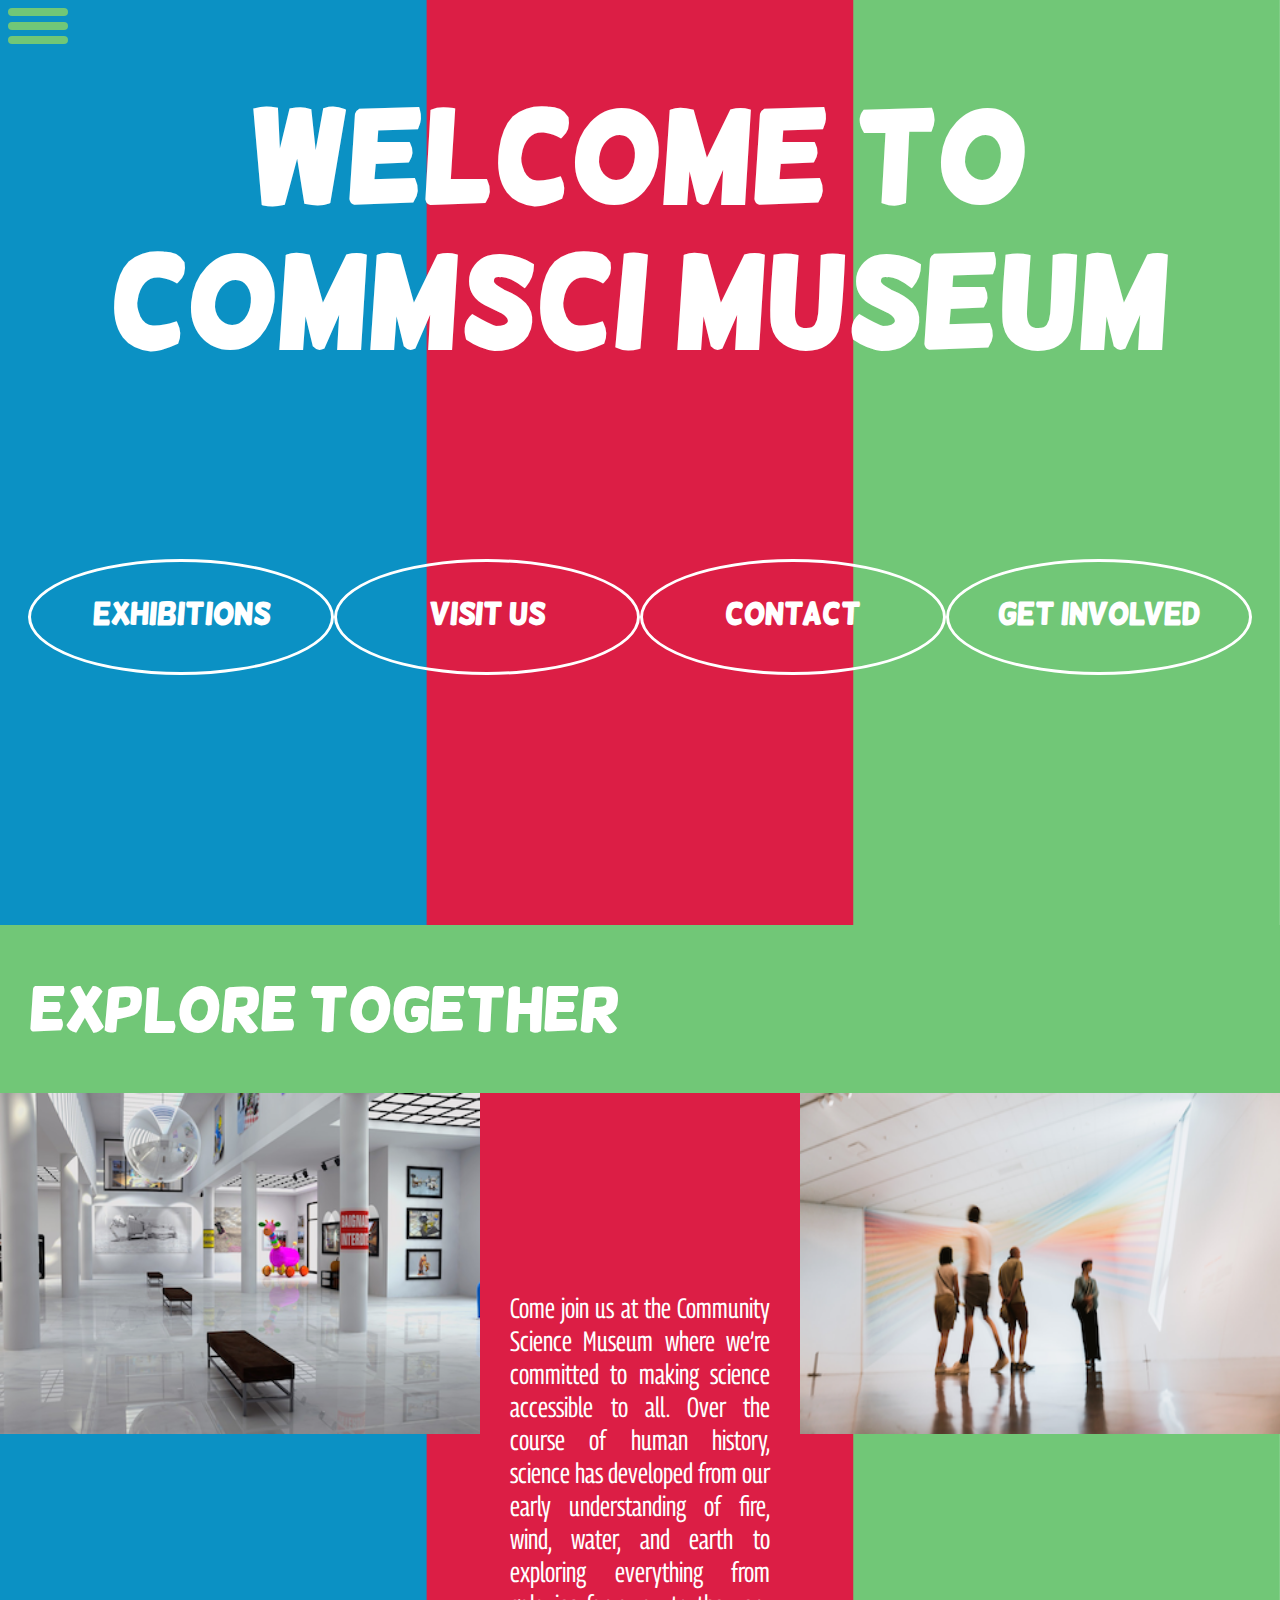
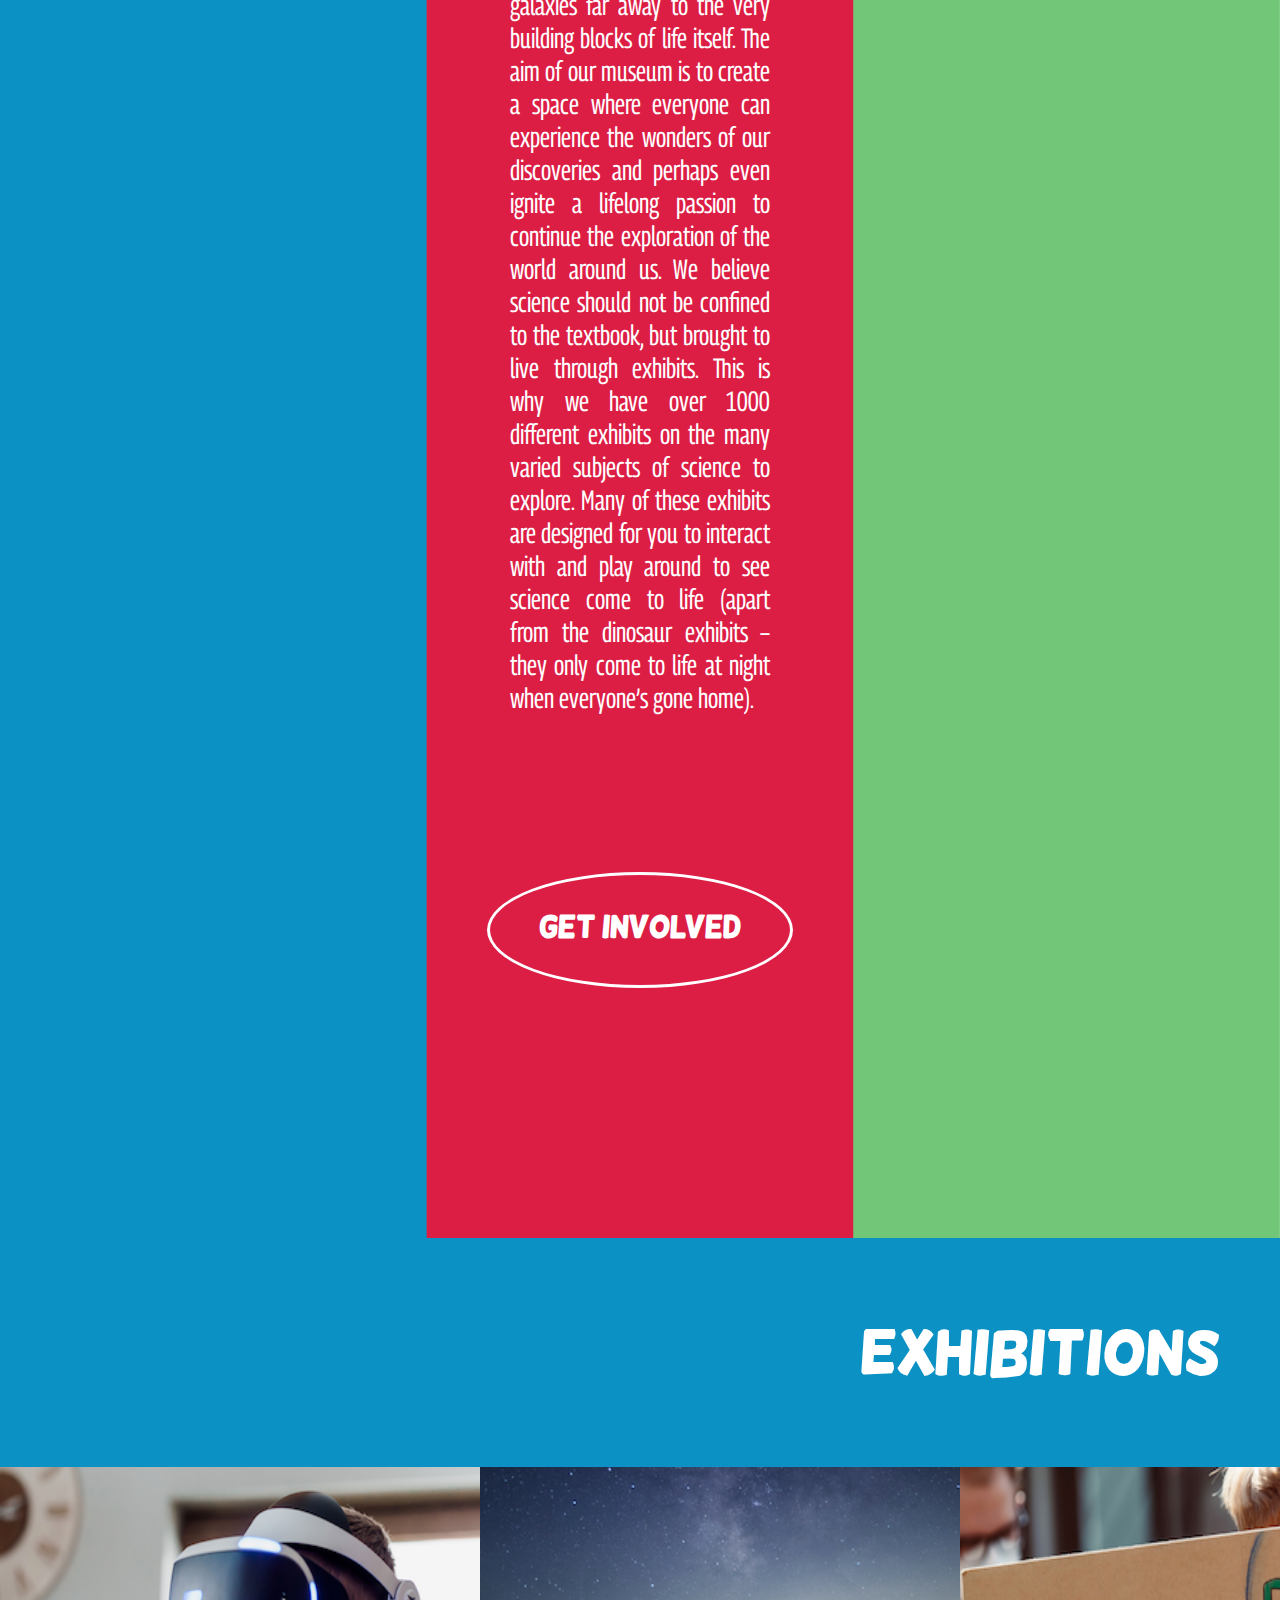
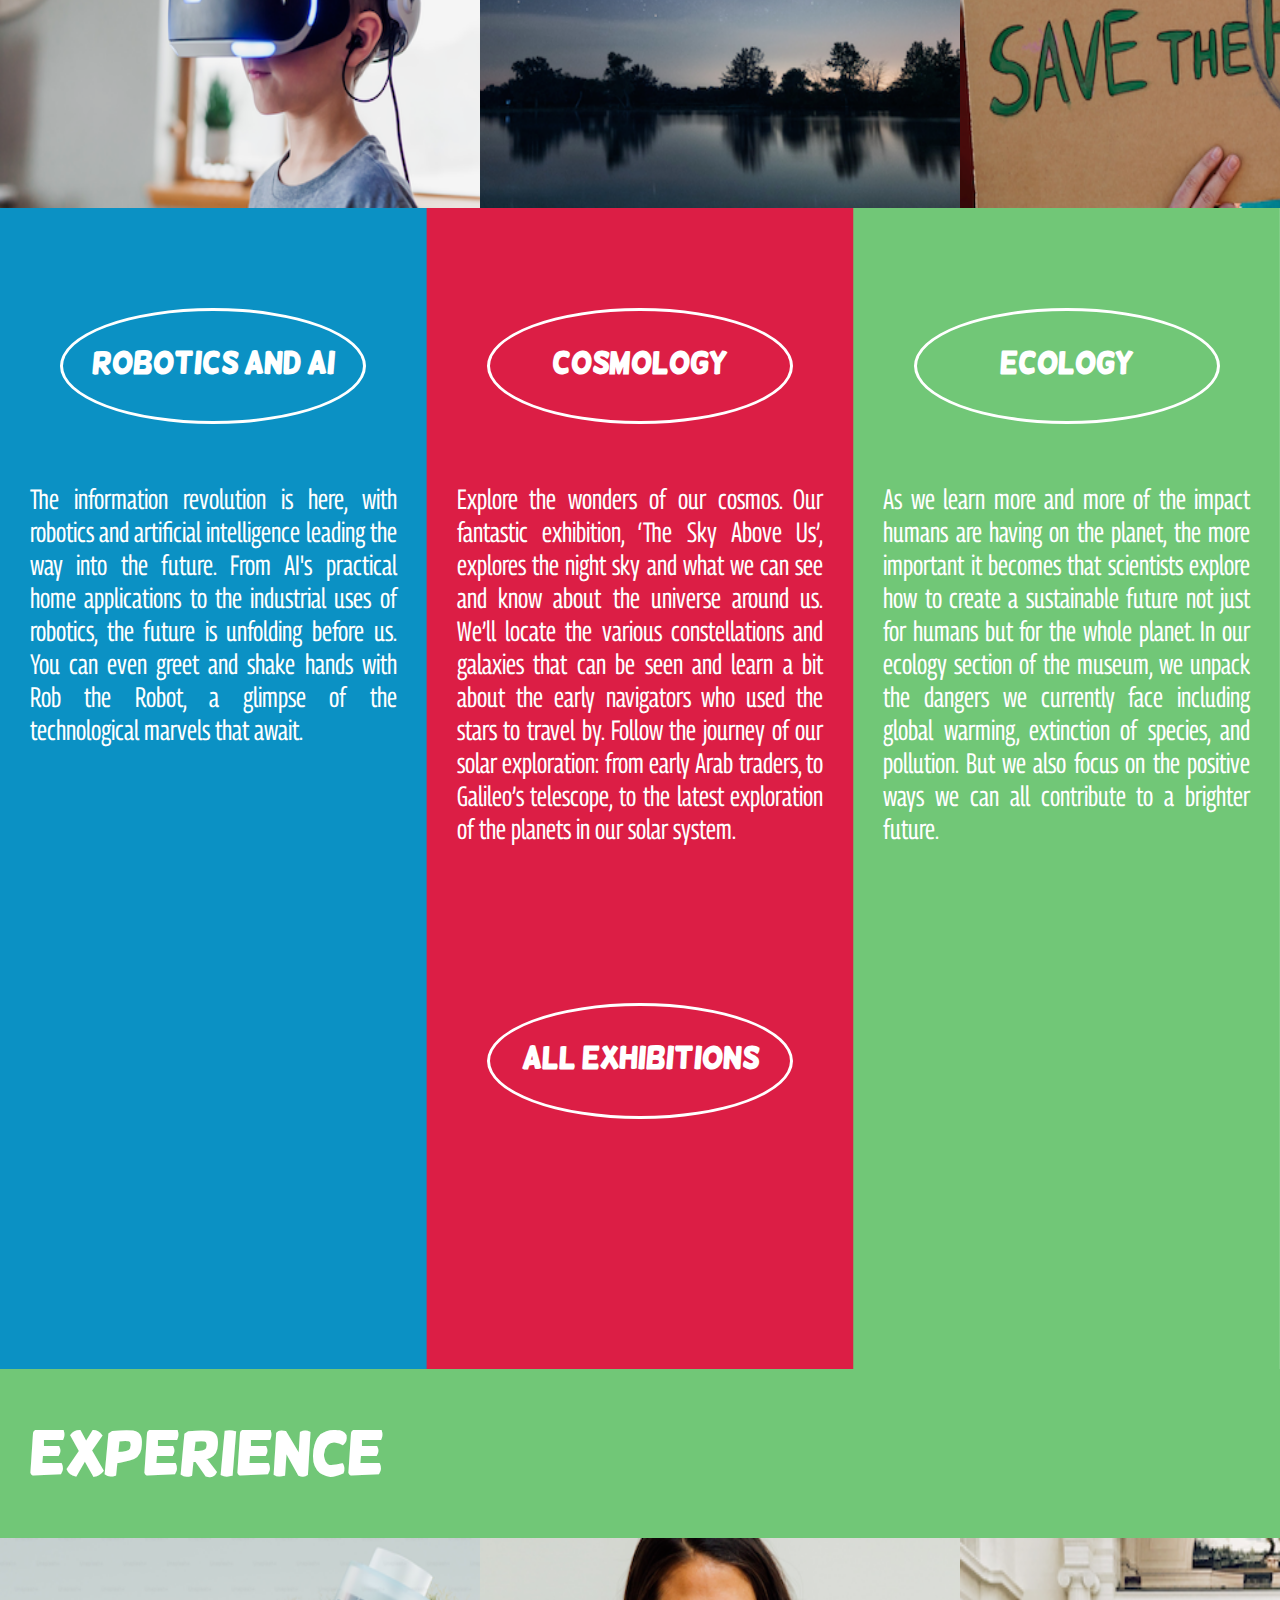
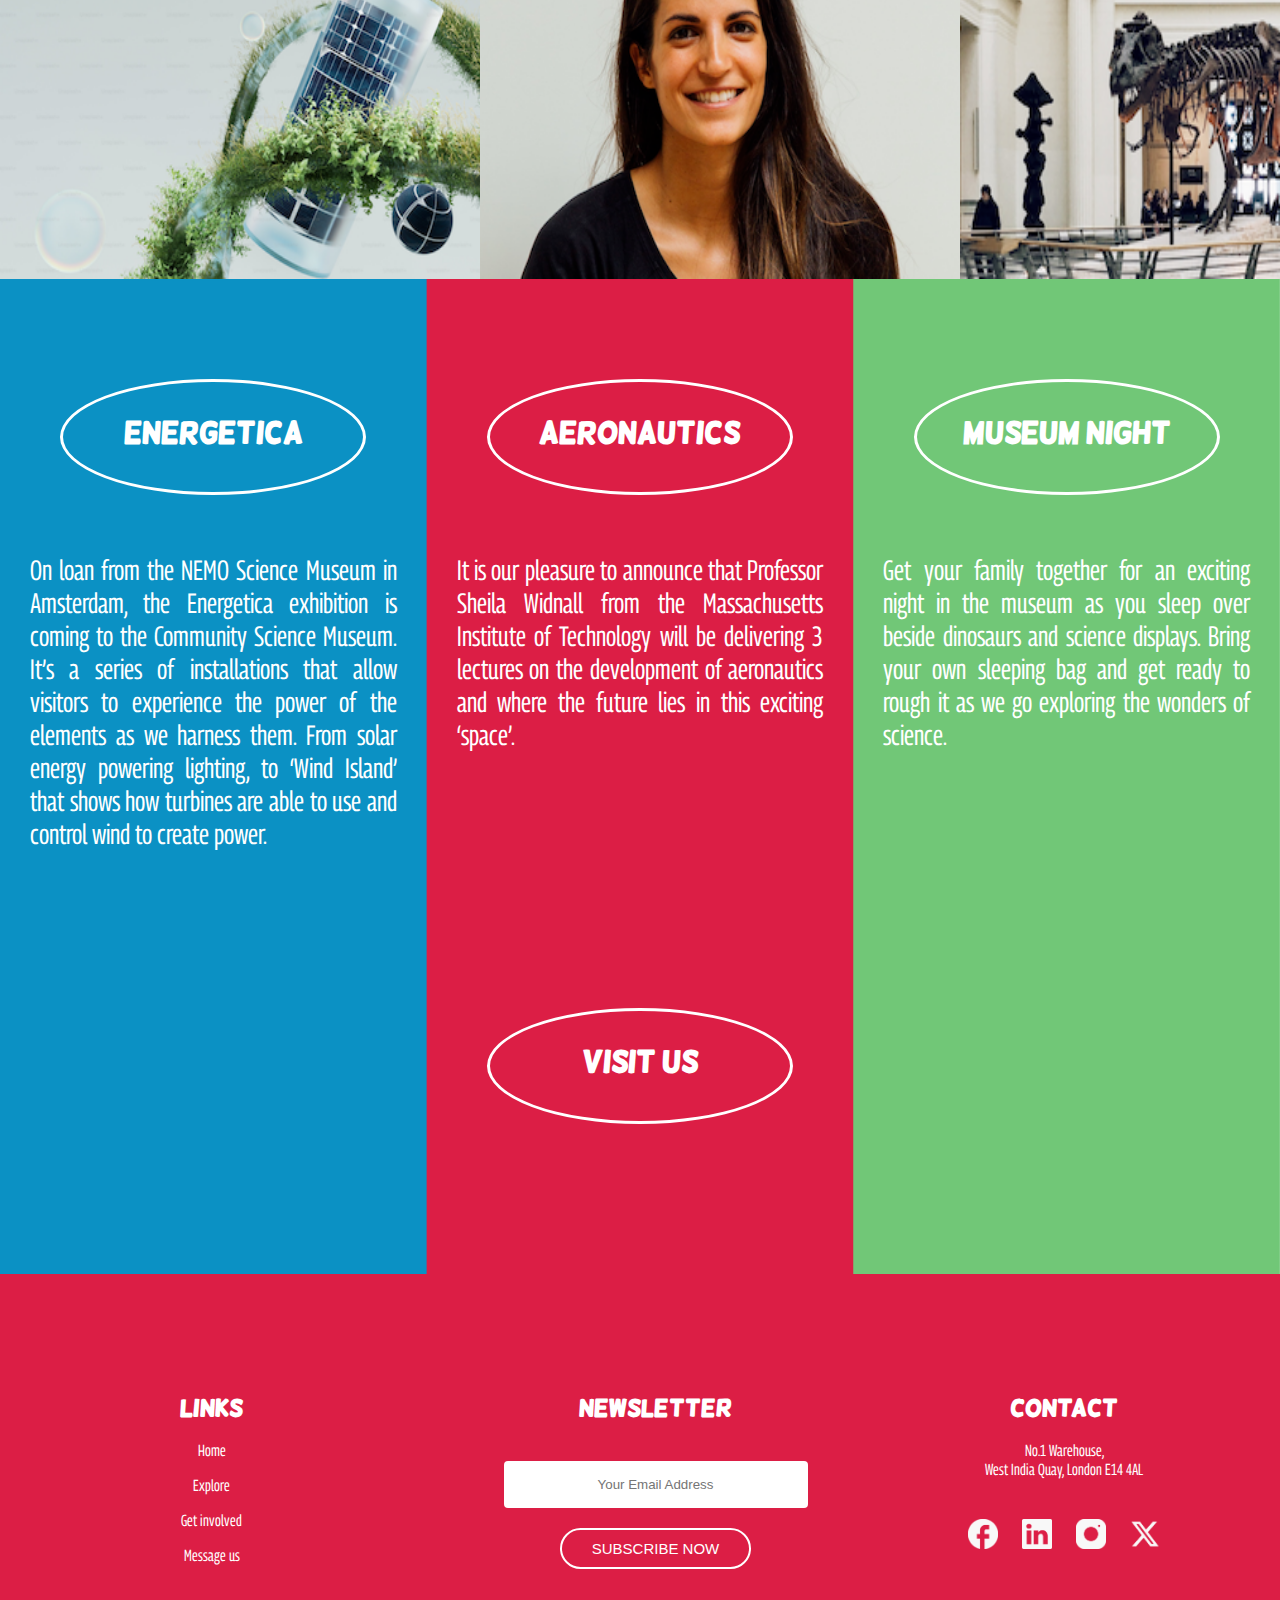
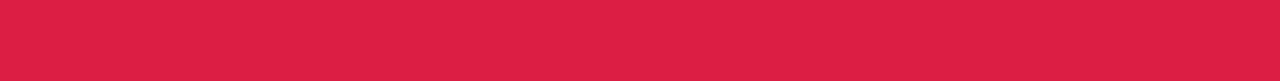
<file: index.html>
<!DOCTYPE html>
<html lang="en">
  <head>
    <meta charset="UTF-8" />
    <meta http-equiv="X-UA-Compatible" content="IE=edge" />
    <meta name="viewport" content="width=device-width, initial-scale=1.0" />
    <title>CommSciMuseum</title>
    <meta
      name="description"
      content="Explore the wonders of science through interactive exhibits, educational programs, and special events, fostering a sense of curiosity and discovery while promoting accessibility, inclusivity, and community involvement."
    />
    <link href="/CSS/styles.css" rel="stylesheet" />
    <link href="/CSS/menu.css" rel="stylesheet" />
    <link href="/CSS/footer.css" rel="stylesheet" />
  </head>
  <body>
    <header>
    <label class="hamburger-menu">
      <input type="checkbox" />
    </label>
    <aside class="sidebar">
      <nav class="menu">
        <ul>
          <li><a href="index.html" class="active">Home</a></li>
            <li><a href="visitus.html" class="active">Visit Us</a></li>
            <li><a href="exhibitions.html" class="active">Exhibitions</a></li>
            <li><a href="getinvolved.html" class="active">Support</a></li>
            <li><a href="contactus.html" class="active">Contact</a></li>
        </ul>
      </nav>
    </aside>
  </header>

  <div class="heading">
    <h1 >Welcome to <br> CommSci Museum </h1>
</div>
  

<div class="ovals">
  
  <a href="exhibitions.html"> <div class="oval1"> <h2>Exhibitions</h2> </div> </a>
  <a href="visitus.html"> <div class="oval2"> <h2>Visit us</h2> </div> </a>
  <a href="contactus.html"> <div class="oval3"> <h2>Contact</h2> </div> </a>
  <a href="getinvolved.html"> <div class="oval4"> <h2>Get involved</h2> </div> </a>
 

  
</div>
  <div class="rectangle">
    <h2>Explore together</h2>
  </div>
<div class="about-container">
  <img src="/images/first.png" alt="About-page" class="about-img" />
  <div class="about-text">
  <p>Come join us at the Community Science Museum where we’re committed to making science accessible to all.
Over the course of human history, science has developed from our early understanding of fire, wind, water, and earth to exploring everything from galaxies far away to the very building blocks of life itself.
The aim of our museum is to create a space where everyone can experience the wonders of our discoveries and perhaps even ignite a lifelong passion to continue the exploration of the world around us.
We believe science should not be confined to the textbook, but brought to live through exhibits. This is why we have over 1000 different exhibits on the many varied subjects of science to explore. Many of these exhibits are designed for you to interact with and play around to see science come to life (apart from the dinosaur exhibits – they only come to life at night when everyone’s gone home).</p>
</div>
<img src="/images/second.png" alt="About-page" class="about-img2" />
</div>


<a href="getinvolved.html"> <div class="oval4"> <h2>Get involved</h2> </div> </a>

<div class="rectangle2">
  <h2 class="move-right">Exhibitions</h2>
</div>
<div class="exhi-container">
<img src="/images/robotics.png" alt="index-page" class="robot-img" />
  <img src="/images/cosmology.png" alt="index-page" class="cosmo-img" />
  <img src="/images/ecology.png" alt="index-page" class="eco-img" />
</div>
<div class="ovals">
<div class="oval1"> <h2>Robotics and AI </h2> </div>
<div class="oval1"> <h2>Cosmology</h2> </div>
<div class="oval1"> <h2>Ecology</h2> </div>
</div>
<div class="exhi-text">
  <div class="rob-text">
    <p>The information revolution is here, with robotics and artificial intelligence leading the way into the future. From AI's practical home applications to the industrial uses of robotics, the future is unfolding before us. You can even greet and shake hands with Rob the Robot, a glimpse of the technological marvels that await.</p>
  </div>
  <div class="cosmo-text">
    <p>Explore the wonders of our cosmos. Our fantastic exhibition, ‘The Sky Above Us’, explores the night sky and what we can see and know about the universe around us. We’ll locate the various constellations and galaxies that can be seen and learn a bit about the early navigators who used the stars to travel by.
      Follow the journey of our solar exploration: from early Arab traders, to Galileo’s telescope, to the latest exploration of the planets in our solar system.</p>
  </div>
  <div class="eco-text">
    <p>As we learn more and more of the impact humans are having on the planet, the more important it becomes that scientists explore how to create a sustainable future not just for humans but for the whole planet.
      In our ecology section of the museum, we unpack the dangers we currently face including global warming, extinction of species, and pollution. But we also focus on the positive ways we can all contribute to a brighter future.</p>
  </div>
</div>
<a href="exhibitions.html"> <div class="oval1"> <h2>All exhibitions</h2> </div> </a>
 
</div>
<div class="rectangle">
  <h2>Experience</h2>
</div>
<div class="exhi-container">
  <img src="/images/energetica.png" alt="index-page" class="robot-img" />
    <img src="/images/aeronautics.png" alt="index-page" class="cosmo-img" />
    <img src="/images/night.png" alt="index-page" class="eco-img" />
  </div>
  <div class="ovals">
    <div class="oval1"> <h2>Energetica</h2> </div>
    <div class="oval1"> <h2>Aeronautics</h2> </div>
    <div class="oval1"> <h2>Museum Night</h2> </div>
    </div>
    <div class="exhi-text">
      <div class="rob-text">
        <p>On loan from the NEMO Science Museum in Amsterdam, the Energetica exhibition is coming to the Community Science Museum. It’s a series of installations that allow visitors to experience the power of the elements as we harness them. From solar energy powering lighting, to ‘Wind Island’ that shows how turbines are able to use and control wind to create power.</p>
      </div>
      <div class="cosmo-text">
        <p>It is our pleasure to announce that Professor Sheila Widnall from the Massachusetts Institute of Technology will be delivering 3 lectures on the development of aeronautics and where the future lies in this exciting ‘space’.</p>
      </div>
      <div class="eco-text">
        <p>Get your family together for an exciting night in the museum as you sleep over beside dinosaurs and science displays. Bring your own sleeping bag and get ready to rough it as we go exploring the wonders of science.</p>
      </div>
    </div>
    <a href="visitus.html"> <div class="oval2"> <h2>Visit us</h2> </div> </a>




    <footer>
    <div class="footer2">
      <div class="col-1">
        <h2> LINKS</h2>
        <a href="index.html" class="active"> <p>Home</p></a>
          <a href="exhibitions.html" class="active"><p>Explore</p></a>
          <a href="getinvolved.html" class="active"><p>Get involved</p></a>
          <a href="contactus.html" class="active"><p>Message us</p></a>
      </div>
  <div class="col-2">
        <h2>NEWSLETTER</h2>
        <form> 
          <input type="email" placeholder="Your Email Address" required>
          <br>
          <button type="submit" >SUBSCRIBE NOW</button>
        </form>
      </div>
      <div class="col-3">
        <h2>CONTACT</h2>
       <p>No.1 Warehouse, <br>West India Quay, London E14 4AL</p> 
       <div class="footer-icons">
        <img src="/images/facebook.png" alt="Facebook" />
        <img src="/images/linkedin.png" alt="Linkedin" />
        <img src="/images/instagram.png" alt="Instagram" />
        <img src="/images/twitter.png" alt="Twitter" />
  </div>
</footer>
  </body>
</html>
</file>
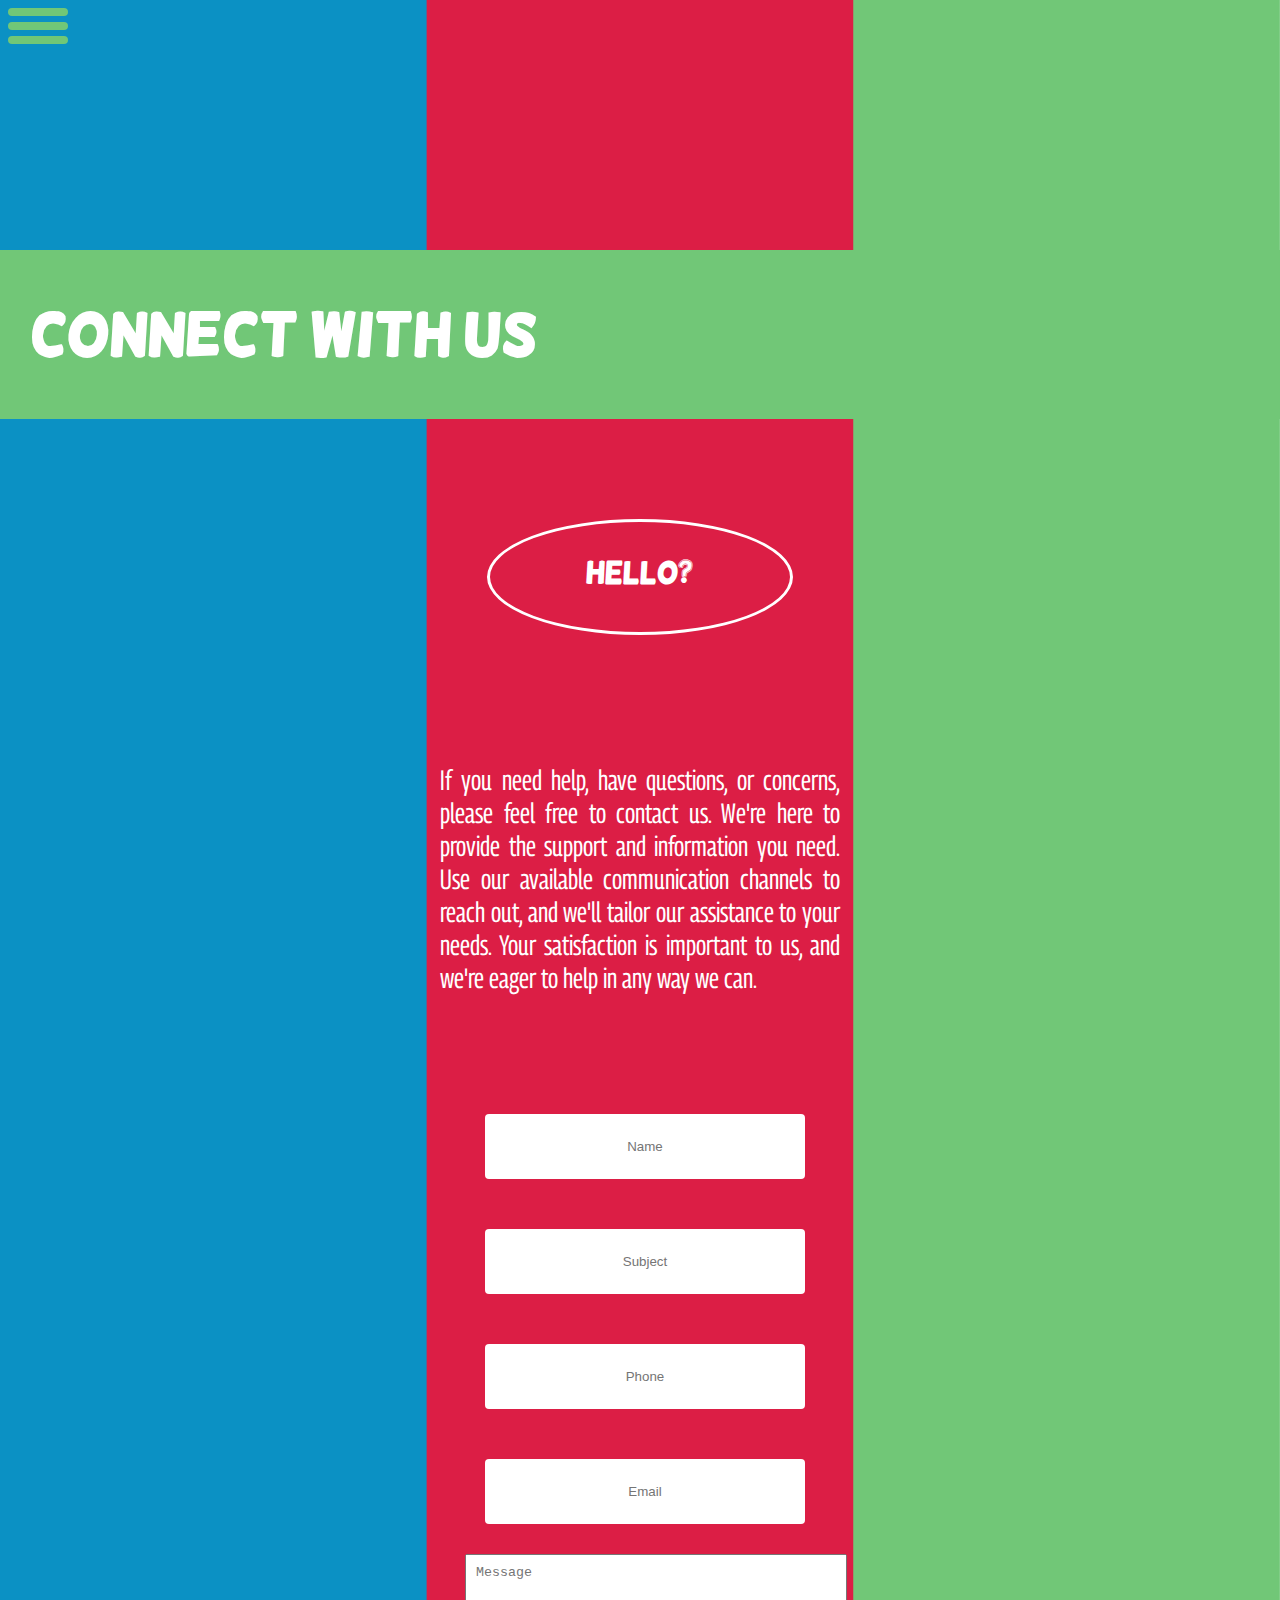
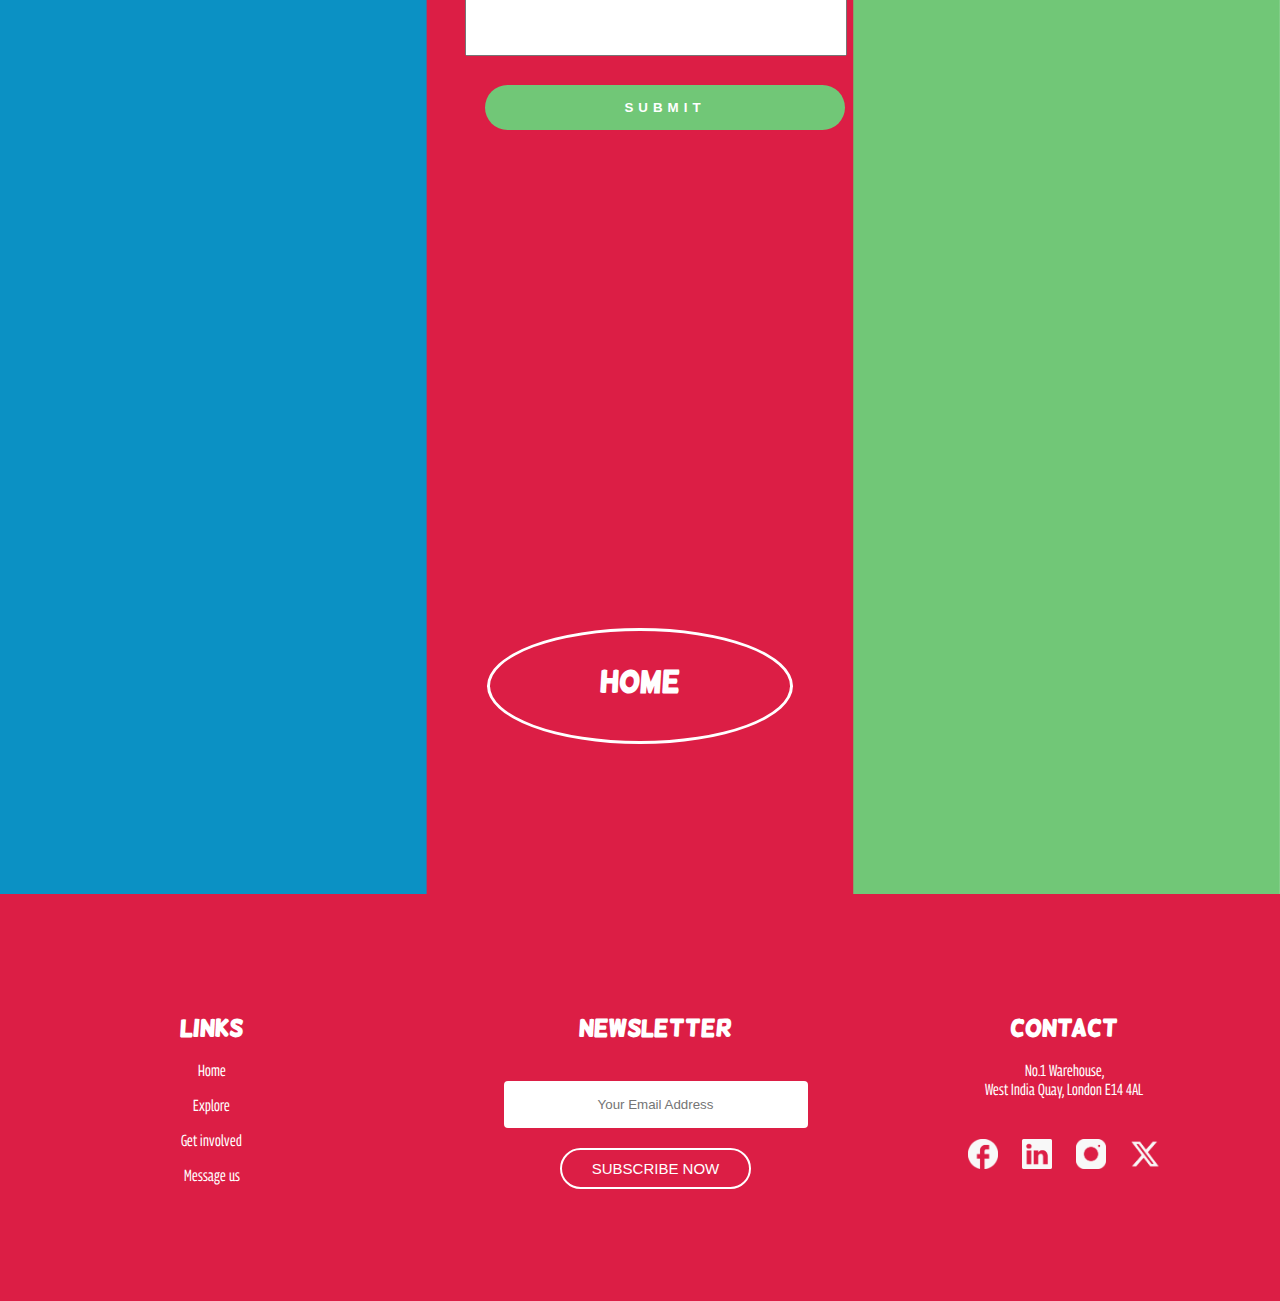
<file: contact.html>
<!DOCTYPE html>
<html lang="en">
  <head>
    <meta charset="UTF-8" />
    <meta http-equiv="X-UA-Compatible" content="IE=edge" />
    <meta name="viewport" content="width=device-width, initial-scale=1.0" />
    <title>CommSciMuseum</title>
    <meta
      name="description"
      content="Feel free to reach out to us through our available channels; we're here to help and tailor our assistance to your needs."
    />
    <link href="/CSS/styles.css" rel="stylesheet" />
    <link href="/CSS/menu.css" rel="stylesheet" />
    <link href="/CSS/footer.css" rel="stylesheet" />
  </head>
  <body>
    <header>
      <label class="hamburger-menu">
        <input type="checkbox" />
      </label>
      <aside class="sidebar">
        <nav class="menu">
          <ul>
            <li><a href="index.html" class="active">Home</a></li>
            <li><a href="visitus.html" class="active">Visit Us</a></li>
            <li><a href="exhibitions.html" class="active">Exhibitions</a></li>
            <li><a href="getinvolved.html" class="active">Support</a></li>
            <li><a href="contactus.html" class="active">Contact</a></li>
          </ul>
        </nav>
      </aside>
    </header>



    

  <div class="rectangle">
    <h2>Connect with us</h2>
  </div>
  <div class="ovals">
    <div class="oval1"> <h2>Hello?</h2> </div>
    </div>
  <div class="hello-container">
  <div class="hello-text">
    <p>If you need help, have questions, or concerns, please feel free to contact us. We're here to provide the support and information you need. Use our available communication channels to reach out, and we'll tailor our assistance to your needs. Your satisfaction is important to us, and we're eager to help in any way we can.</p>
  </div>
</div>



<div class="wrapper">
  <div id="error_message">
     
  </div>
  <form action="" id="myform" onsubmit = "return validate();">
    <div class="input_field">
  <input type="text" placeholder="Name" id="name">
    </div>
    <div class="input_field">
        <input type="text" placeholder="Subject" id="subject">
    </div>
    <div class="input_field">
        <input type="text" placeholder="Phone" id="phone">
    </div>
    <div class="input_field">
        <input type="text" placeholder="Email" id="email">
    </div>
    <div class="input_field">
        <textarea placeholder="Message" id="message"></textarea>
    </div>
    <div class="btn">
        <input type="submit">
    </div>
  </form>
</div>

<a href="index.html"> <div class="oval2"> <h2>Home</h2> </div> </a>








    
    <footer>
      <div class="footer2">
        <div class="col-1">
          <h2> LINKS</h2>
          <a href="index.html" class="active"> <p>Home</p></a>
          <a href="exhibitions.html" class="active"><p>Explore</p></a>
          <a href="getinvolved.html" class="active"><p>Get involved</p></a>
          <a href="contactus.html" class="active"><p>Message us</p></a>
        </div>
    <div class="col-2">
          <h2>NEWSLETTER</h2>
          <form> 
            <input type="email" placeholder="Your Email Address" required>
            <br>
            <button type="submit" >SUBSCRIBE NOW</button>
          </form>
        </div>
        <div class="col-3">
          <h2>CONTACT</h2>
         <p>No.1 Warehouse, <br>West India Quay, London E14 4AL</p> 
         <div class="footer-icons">
          <img src="/images/facebook.png" alt="Facebook" />
          <img src="/images/linkedin.png" alt="Linkedin" />
          <img src="/images/instagram.png" alt="Instagram" />
          <img src="/images/twitter.png" alt="Twitter" />
    </div>
  </footer>
  </body>
</html>
</file>
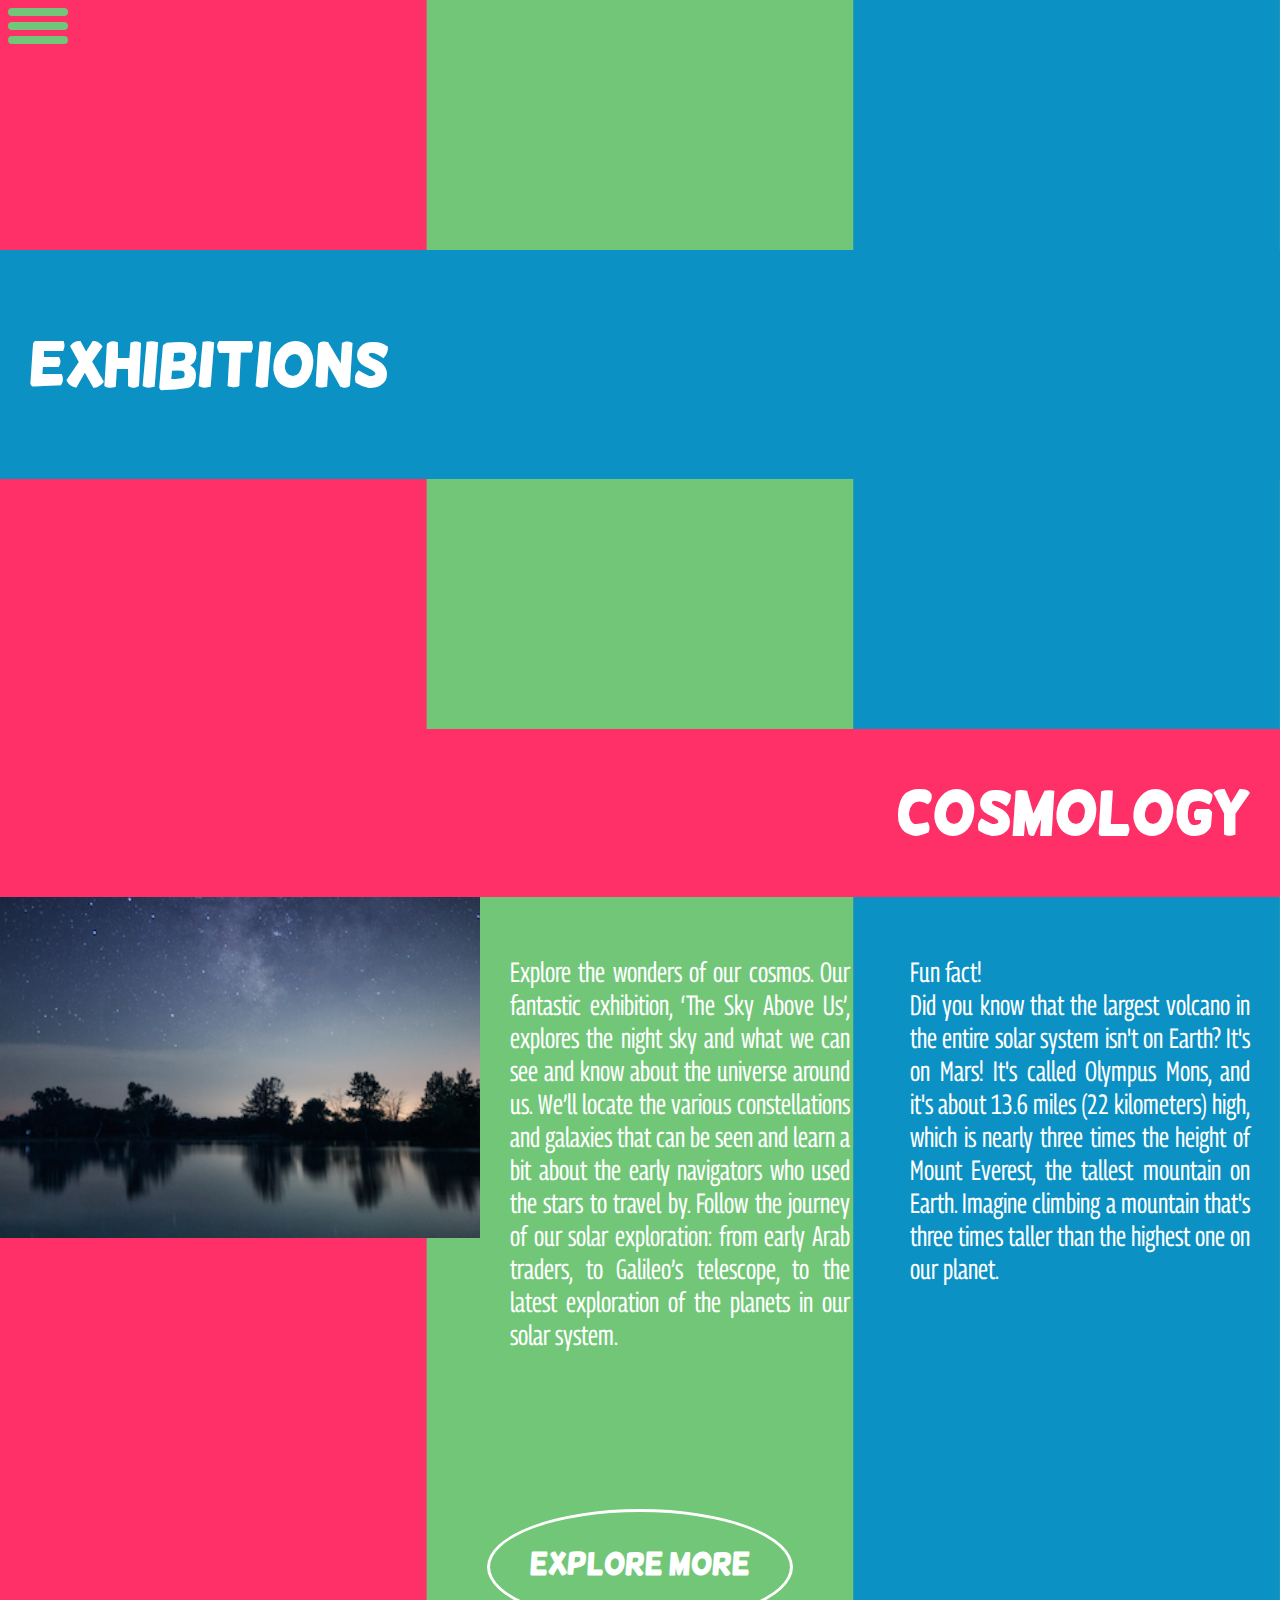
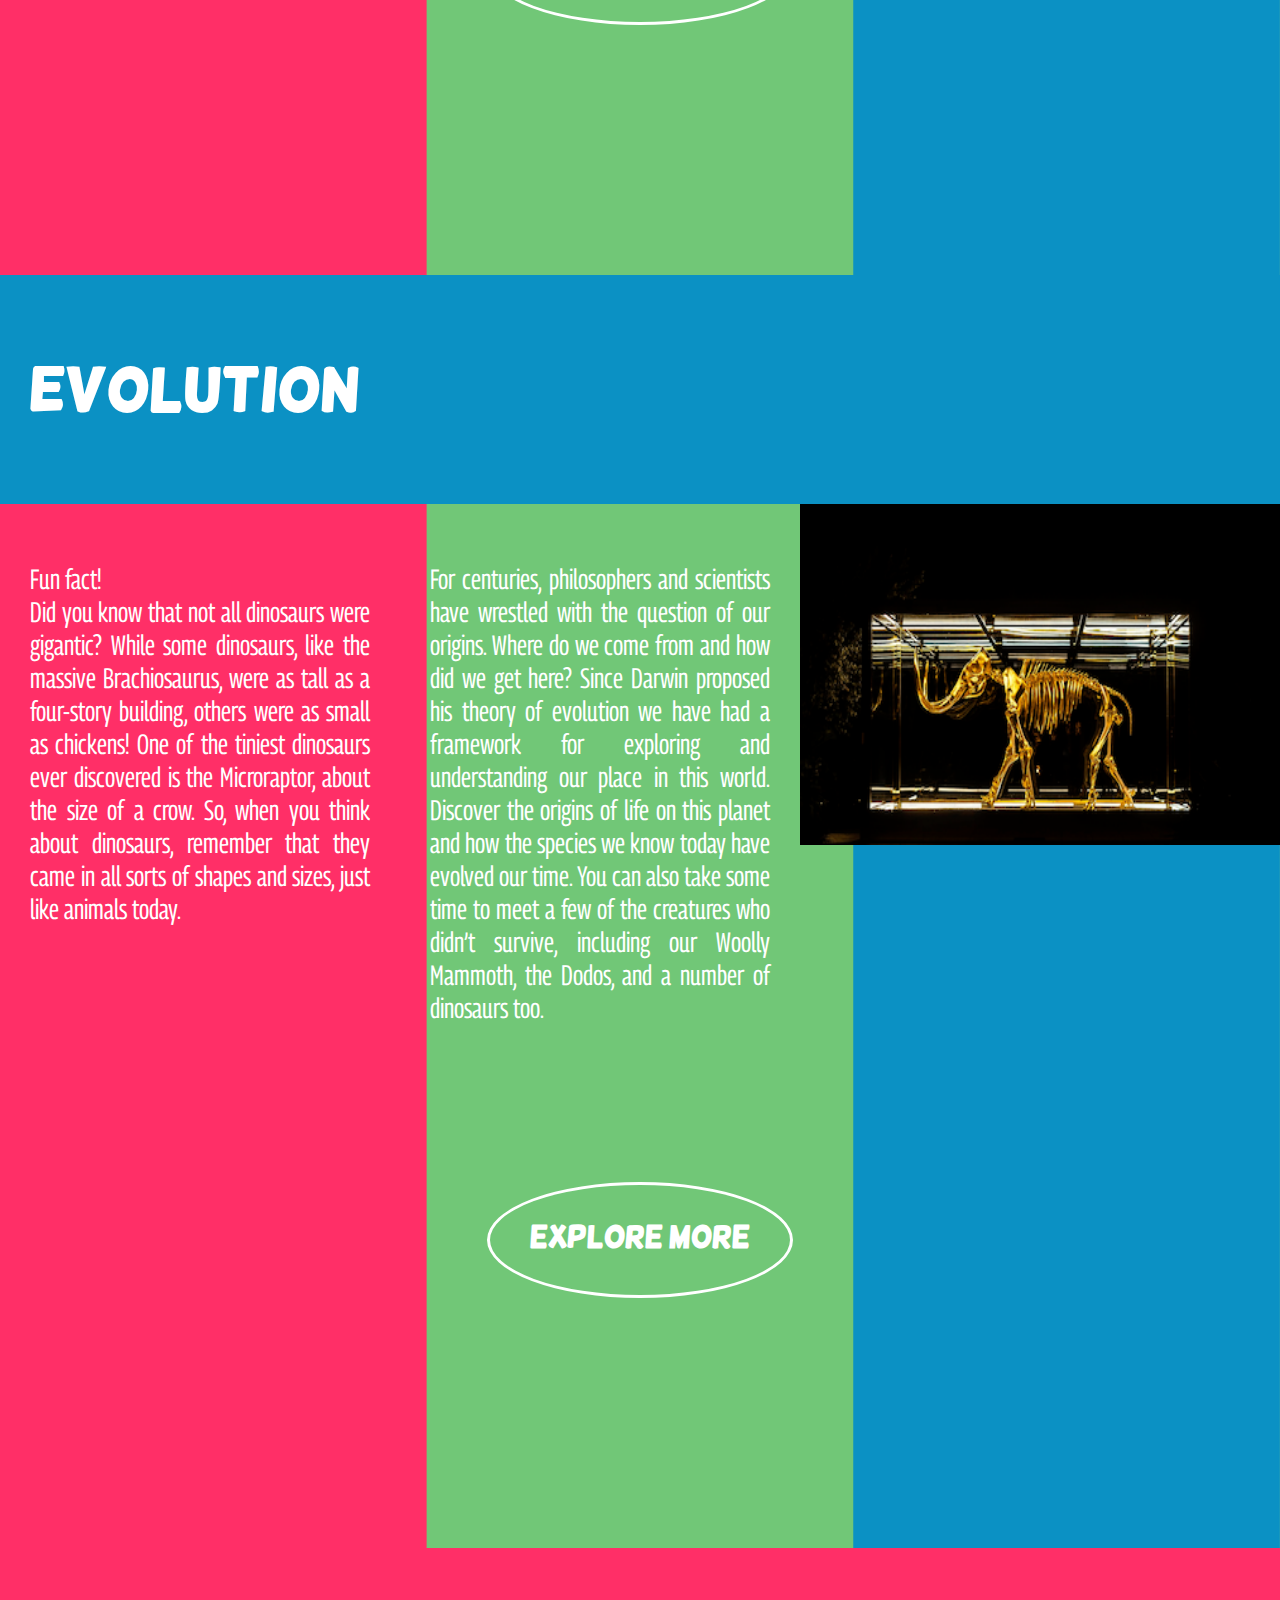
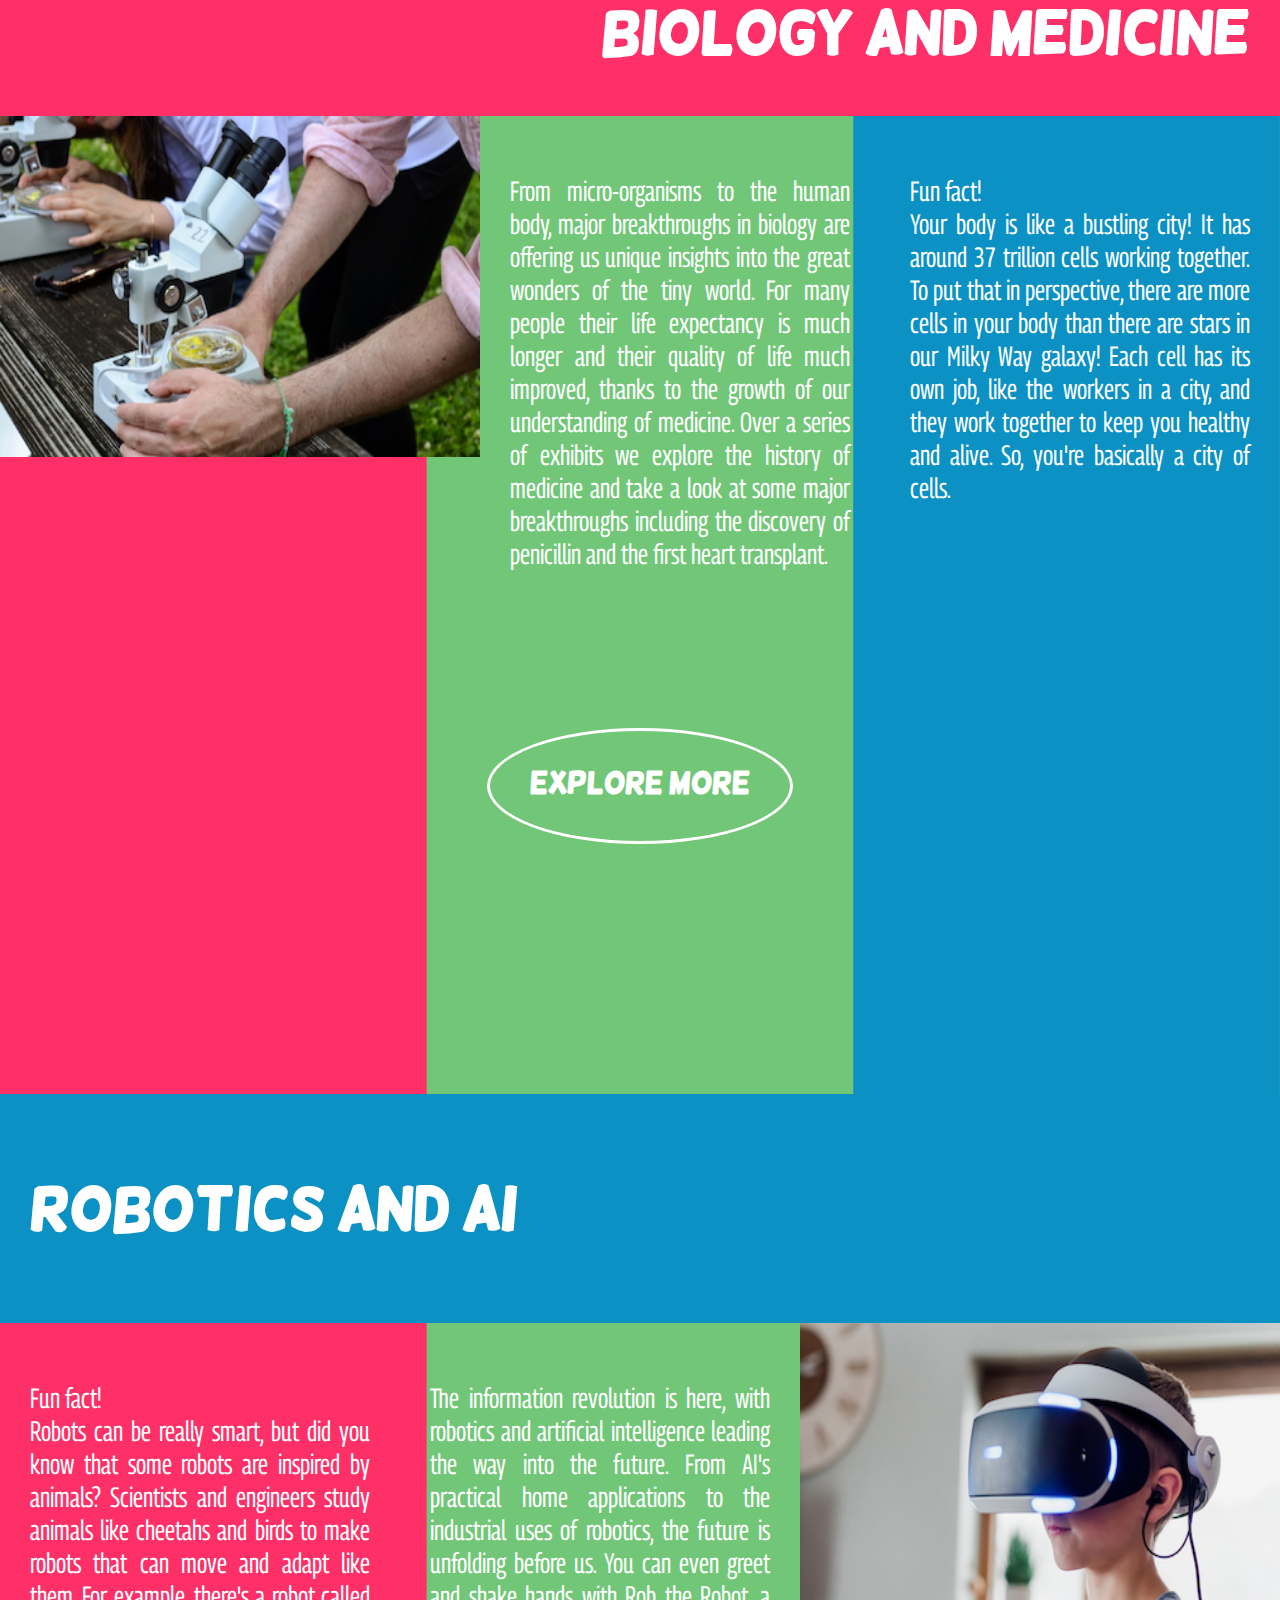
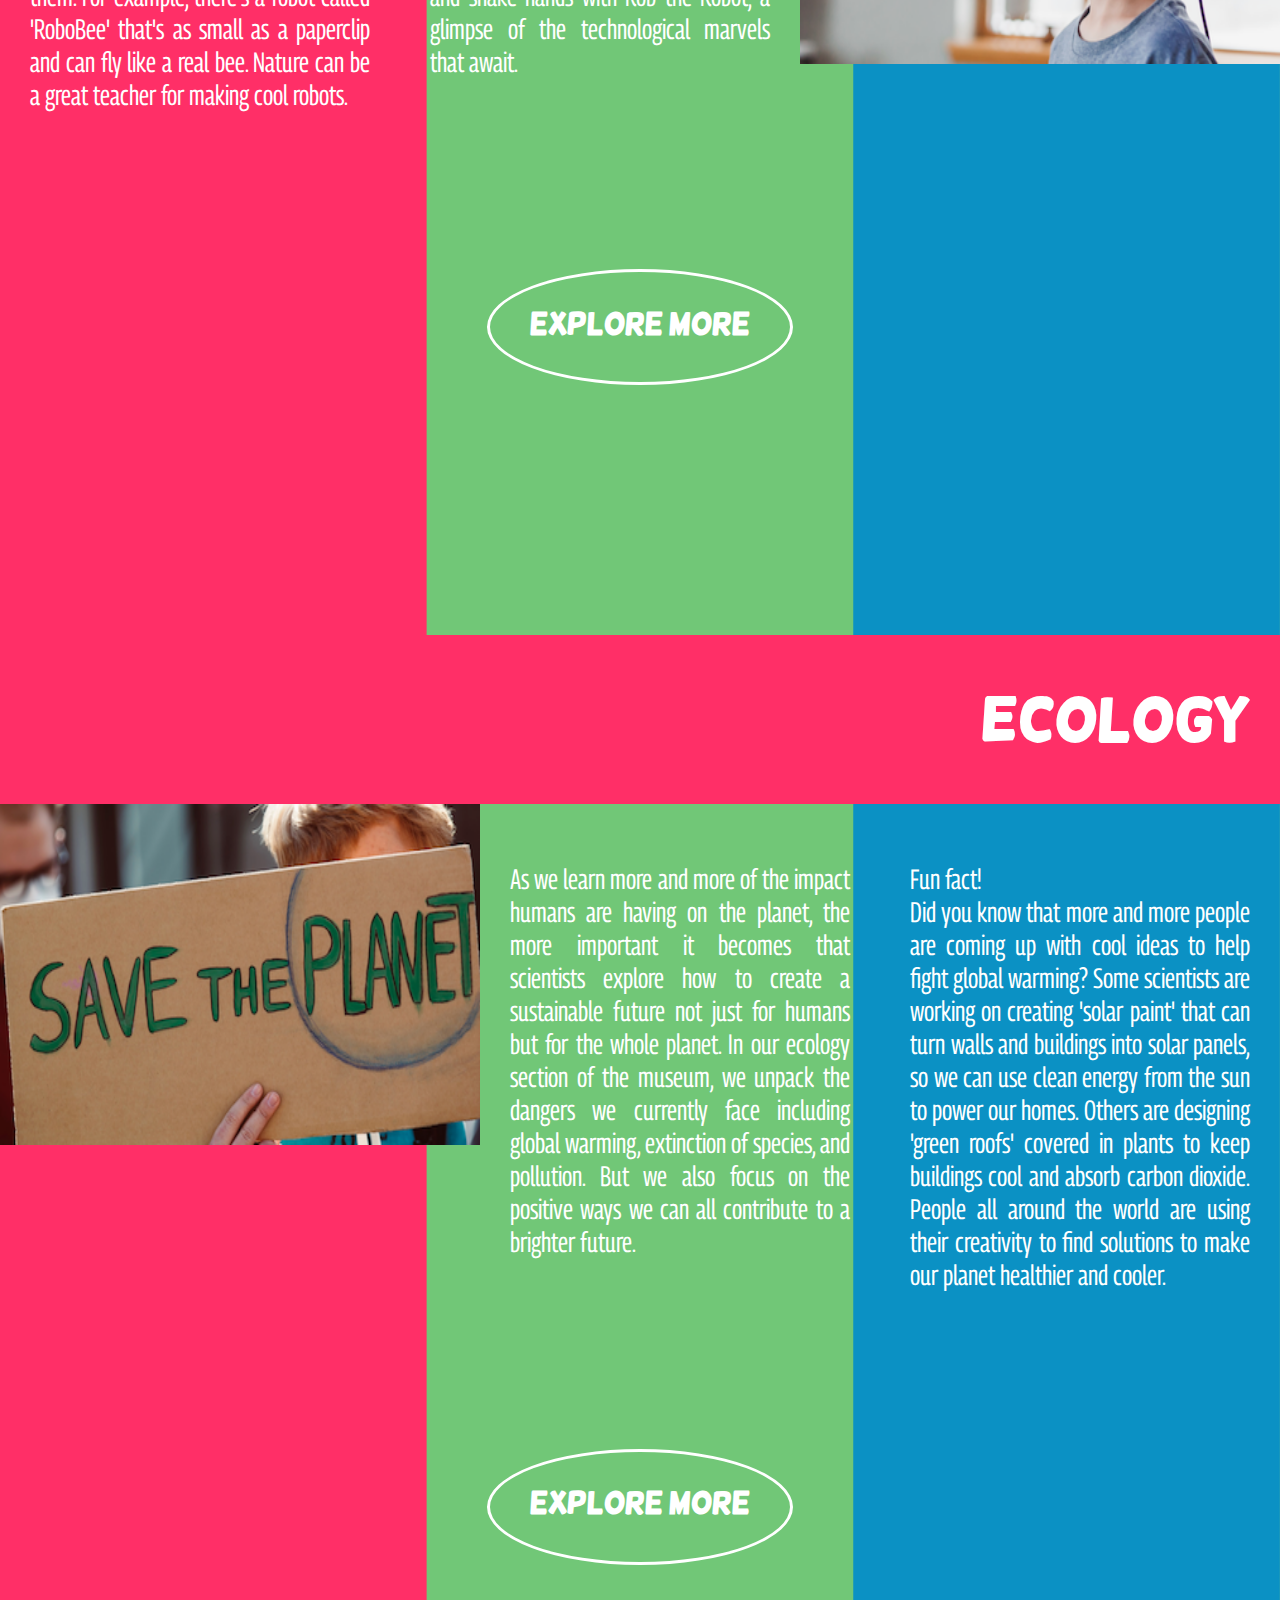
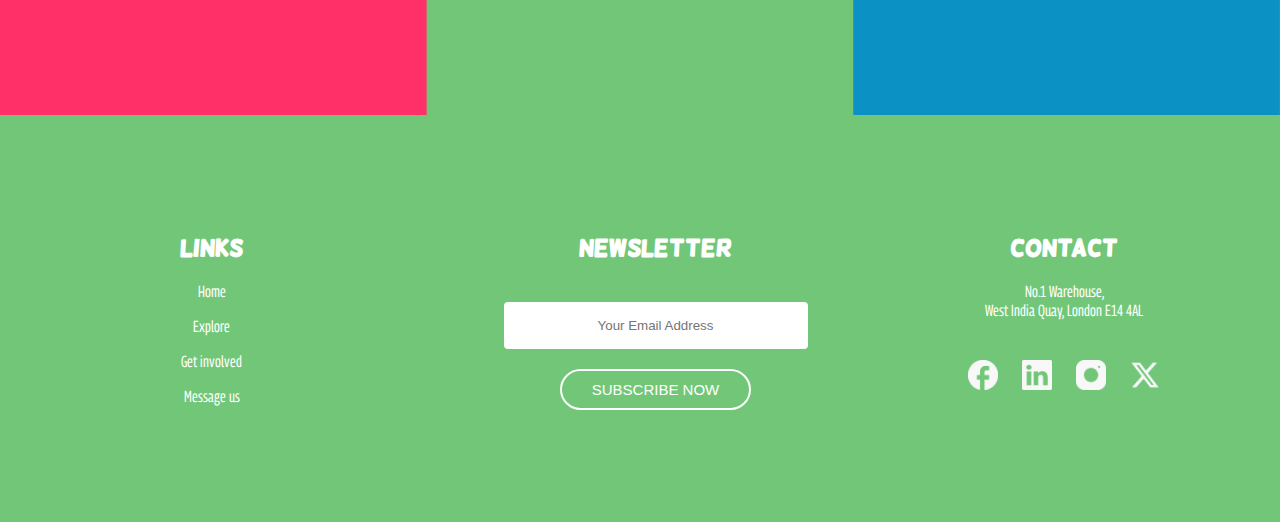
<file: exhibitions.html>
<!DOCTYPE html>
<html lang="en">
  <head>
    <meta charset="UTF-8" />
    <meta http-equiv="X-UA-Compatible" content="IE=edge" />
    <meta name="viewport" content="width=device-width, initial-scale=1.0" />
    <title>CommSciMuseum</title>
    <meta
      name="description"
      content="Explore the cosmos, unravel the mysteries of evolution, delve into biology and medicine, experience the future of robotics and AI, and tackle environmental challenges at the museum's diverse exhibits."
    />
    <link href="/CSS/styles.css" rel="stylesheet" />
    <link href="/CSS/menu.css" rel="stylesheet" />
    <link href="/CSS/footer.css" rel="stylesheet" />
  </head>
  <body2>
    <header>
      <label class="hamburger-menu">
        <input type="checkbox" />
      </label>
      <aside class="sidebar">
        <nav class="menu">
          <ul>
            <li><a href="index.html" class="active">Home</a></li>
            <li><a href="visitus.html" class="active">Visit Us</a></li>
            <li><a href="exhibitions.html" class="active">Exhibitions</a></li>
            <li><a href="getinvolved.html" class="active">Support</a></li>
            <li><a href="contactus.html" class="active">Contact</a></li>
          </ul>
        </nav>
      </aside>
    </header>
    
  </div>
  <div class="rectangle2">
    <h2>Exhibitions</h2>
  </div>


  <div class="rectangle3">
    <h2 class="move-right">Cosmology</h2>
  </div>
<div class="cosmo-container">
    <img src="/images/cosmology.png" alt="index-page" class="robot-img" />
  <div class="cosmo-text"><p>Explore the wonders of our cosmos. Our fantastic exhibition, ‘The Sky Above Us’, explores the night sky and what we can see and know about the universe around us. We’ll locate the various constellations and galaxies that can be seen and learn a bit about the early navigators who used the stars to travel by.
  Follow the journey of our solar exploration: from early Arab traders, to Galileo’s telescope, to the latest exploration of the planets in our solar system.</p>
</div>
<div class="cosmo-fun"><p> Fun fact! <br> Did you know that the largest volcano in the entire solar system isn't on Earth? It's on Mars! It's called Olympus Mons, and it's about 13.6 miles (22 kilometers) high, which is nearly three times the height of Mount Everest, the tallest mountain on Earth. Imagine climbing a mountain that's three times taller than the highest one on our planet.</p>
</div>
</div>
<a href="index.html"> <div class="oval3"> <h2>Explore more</h2> </div> </a>



<div class="rectangle2">
  <h2>Evolution</h2>
</div>
<div class="cosmo-container">
<div class="cosmo-fun"><p> Fun fact! <br> Did you know that not all dinosaurs were gigantic? While some dinosaurs, like the massive Brachiosaurus, were as tall as a four-story building, others were as small as chickens! One of the tiniest dinosaurs ever discovered is the Microraptor, about the size of a crow. So, when you think about dinosaurs, remember that they came in all sorts of shapes and sizes, just like animals today.</p>
</div>
<div class="cosmo-text"><p>For centuries, philosophers and scientists have wrestled with the question of our origins. Where do we come from and how did we get here? Since Darwin proposed his theory of evolution we have had a framework for exploring and understanding our place in this world.
  Discover the origins of life on this planet and how the species we know today have evolved our time. You can also take some time to meet a few of the creatures who didn’t survive, including our Woolly Mammoth, the Dodos, and a number of dinosaurs too.</p>
</div>
<img src="/images/evolution.png" alt="index-page" class="robot-img" />
</div>
<a href="index.html"> <div class="oval3"> <h2>Explore more</h2> </div> </a>


  <div class="rectangle3">
<h2 class="move-right">Biology and Medicine</h2>
</div>
<div class="cosmo-container">
  <img src="/images/biology.png" alt="index-page" class="robot-img" />
<div class="cosmo-text"><p>From micro-organisms to the human body, major breakthroughs in biology are offering us unique insights into the great wonders of the tiny world.
  For many people their life expectancy is much longer and their quality of life much improved, thanks to the growth of our understanding of medicine. Over a series of exhibits we explore the history of medicine and take a look at some major breakthroughs including the discovery of penicillin and the first heart transplant.</p>
</div>
<div class="cosmo-fun"><p> Fun fact! <br>Your body is like a bustling city! It has around 37 trillion cells working together. To put that in perspective, there are more cells in your body than there are stars in our Milky Way galaxy! Each cell has its own job, like the workers in a city, and they work together to keep you healthy and alive. So, you're basically a city of cells.</p>
</div>
</div>
<a href="index.html"> <div class="oval3"> <h2>Explore more</h2> </div> </a>

  
  
  
  
  

<div class="rectangle2">
  <h2>Robotics and AI</h2>
</div>
<div class="cosmo-container">
  <div class="cosmo-fun"><p> Fun fact! <br> Robots can be really smart, but did you know that some robots are inspired by animals? Scientists and engineers study animals like cheetahs and birds to make robots that can move and adapt like them. For example, there's a robot called 'RoboBee' that's as small as a paperclip and can fly like a real bee. Nature can be a great teacher for making cool robots.</p>
  </div>
<div class="cosmo-text"><p>The information revolution is here, with robotics and artificial intelligence leading the way into the future. From AI's practical home applications to the industrial uses of robotics, the future is unfolding before us. You can even greet and shake hands with Rob the Robot, a glimpse of the technological marvels that await.</p>
</div>
<img src="/images/robotics.png" alt="index-page" class="robot-img" />
</div>
<a href="index.html"> <div class="oval3"> <h2>Explore more</h2> </div> </a>
<div class="rectangle3">








<h2 class="move-right">Ecology</h2>
</div>
<div class="cosmo-container">
  <img src="/images/ecology.png" alt="index-page" class="robot-img" />
<div class="cosmo-text"><p>As we learn more and more of the impact humans are having on the planet, the more important it becomes that scientists explore how to create a sustainable future not just for humans but for the whole planet.
  In our ecology section of the museum, we unpack the dangers we currently face including global warming, extinction of species, and pollution. But we also focus on the positive ways we can all contribute to a brighter future.</p>
</div>
<div class="cosmo-fun"><p> Fun fact! <br> Did you know that more and more people are coming up with cool ideas to help fight global warming? Some scientists are working on creating 'solar paint' that can turn walls and buildings into solar panels, so we can use clean energy from the sun to power our homes. Others are designing 'green roofs' covered in plants to keep buildings cool and absorb carbon dioxide. People all around the world are using their creativity to find solutions to make our planet healthier and cooler.</p>
</div>
</div>
<a href="index.html"> <div class="oval3"> <h2>Explore more</h2> </div> </a>



    <footer">
      <div class="footer">
        <div class="col-1">
          <h2> LINKS</h2>
          
          <a href="index.html" class="active"> <p>Home</p></a>
          <a href="exhibitions.html" class="active"><p>Explore</p></a>
          <a href="getinvolved.html" class="active"><p>Get involved</p></a>
          <a href="contactus.html" class="active"><p>Message us</p></a>
        
        </div>
    <div class="col-2">
          <h2>NEWSLETTER</h2>
          <form> 
            <input type="email" placeholder="Your Email Address" required>
            <br>
            <button type="submit" >SUBSCRIBE NOW</button>
          </form>
        </div>
        <div class="col-3">
          <h2>CONTACT</h2>
         <p>No.1 Warehouse, <br>West India Quay, London E14 4AL</p> 
         <div class="footer-icons">
          <img src="/images/facebook.png" alt="Facebook" />
          <img src="/images/linkedin.png" alt="Linkedin" />
          <img src="/images/instagram.png" alt="Instagram" />
          <img src="/images/twitter.png" alt="Twitter" />
    </div>
  </footer>
  </body2>
</html>
</file>
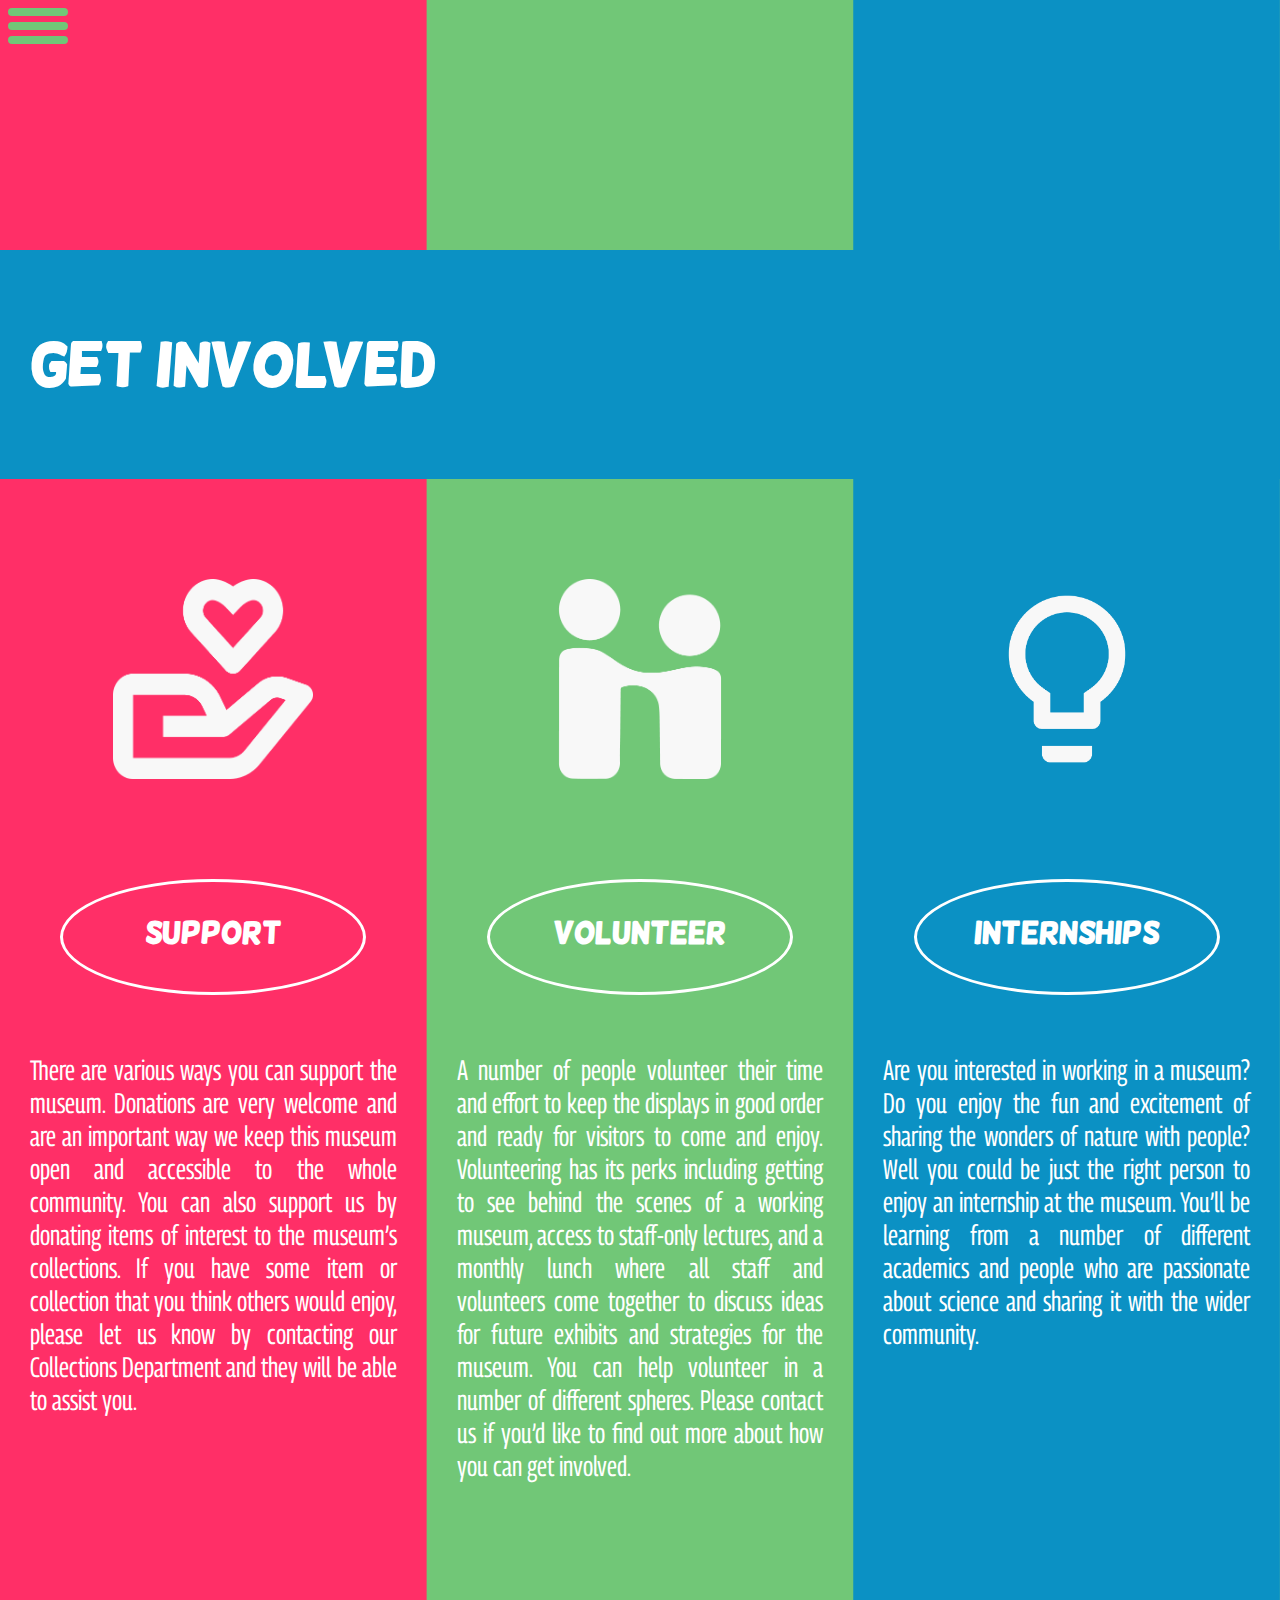
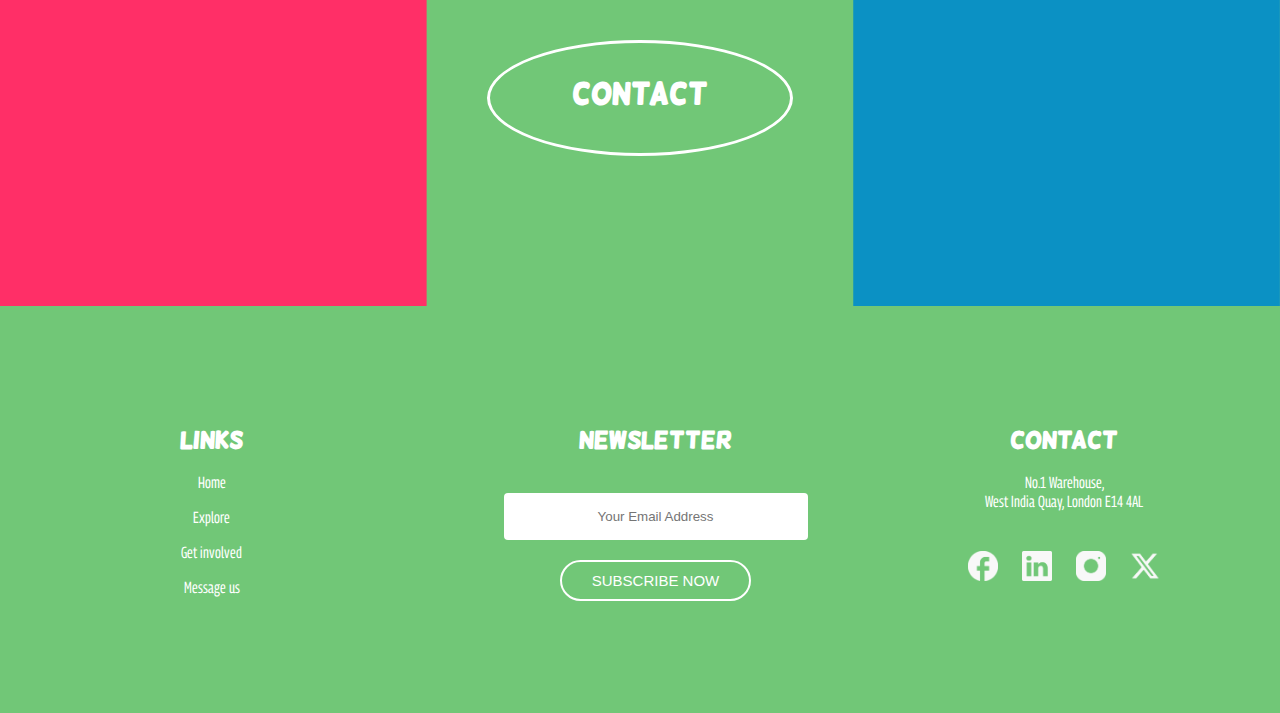
<file: getinvolved.html>
<!DOCTYPE html>
<html lang="en">
  <head>
    <meta charset="UTF-8" />
    <meta http-equiv="X-UA-Compatible" content="IE=edge" />
    <meta name="viewport" content="width=device-width, initial-scale=1.0" />
    <title>CommSciMuseum</title>
    <meta
      name="description"
      content="Support the museum by donating, volunteering, or pursuing an internship to contribute to its mission of making science accessible and engaging for the community."
    />
    <link href="/CSS/styles.css" rel="stylesheet" />
    <link href="/CSS/menu.css" rel="stylesheet" />
    <link href="/CSS/footer.css" rel="stylesheet" />
  </head>
  <body2>
    <header>
      <label class="hamburger-menu">
        <input type="checkbox" />
      </label>
      <aside class="sidebar">
        <nav class="menu">
          <ul>
            <li><a href="index.html" class="active">Home</a></li>
            <li><a href="visitus.html" class="active">Visit Us</a></li>
            <li><a href="exhibitions.html" class="active">Exhibitions</a></li>
            <li><a href="getinvolved.html" class="active">Support</a></li>
            <li><a href="contactus.html" class="active">Contact</a></li>
          </ul>
        </nav>
      </aside>
    </header>
    <div class="rectangle2">
      <h2>Get involved</h2>
    </div>
    <div class="symbols-container">
      <img src="/images/donate.png" alt="index-page" class="symbol-img" />
        <img src="/images/handshake.png" alt="index-page" class="symbol-img" />
        <img src="/images/lightbulb.png" alt="index-page" class="symbol-img" />
      </div>
      <div class="ovals">
        <div class="oval1"> <h2>Support </h2> </div>
        <div class="oval1"> <h2>Volunteer</h2> </div>
        <div class="oval1"> <h2>Internships</h2> </div>
        </div>
        <div class="exhi-text">
          <div class="rob-text">
            <p>There are various ways you can support the museum. Donations are very welcome and are an important way we keep this museum open and accessible to the whole community.
              You can also support us by donating items of interest to the museum’s collections. If you have some item or collection that you think others would enjoy, please let us know by contacting our Collections Department and they will be able to assist you.</p>
          </div>
          <div class="cosmo-text">
            <p>A number of people volunteer their time and effort to keep the displays in good order and ready for visitors to come and enjoy. Volunteering has its perks including getting to see behind the scenes of a working museum, access to staff-only lectures, and a monthly lunch where all staff and volunteers come together to discuss ideas for future exhibits and strategies for the museum.
              You can help volunteer in a number of different spheres. Please contact us if you’d like to find out more about how you can get involved.</p>
          </div>
          <div class="eco-text">
            <p>Are you interested in working in a museum? Do you enjoy the fun and excitement of sharing the wonders of nature with people? Well you could be just the right person to enjoy an internship at the museum.
              You’ll be learning from a number of different academics and people who are passionate about science and sharing it with the wider community.</p>
          </div>
        </div>
        <a href="contactus.html"> <div class="oval3"> <h2>Contact</h2> </div> </a>




    
    <footer>
      <div class="footer">
        <div class="col-1">
          <h2> LINKS</h2>
          <a href="index.html" class="active"> <p>Home</p></a>
          <a href="exhibitions.html" class="active"><p>Explore</p></a>
          <a href="getinvolved.html" class="active"><p>Get involved</p></a>
          <a href="contactus.html" class="active"><p>Message us</p></a>
        </div>
    <div class="col-2">
          <h2>NEWSLETTER</h2>
          <form> 
            <input type="email" placeholder="Your Email Address" required>
            <br>
            <button type="submit" >SUBSCRIBE NOW</button>
          </form>
        </div>
        <div class="col-3">
          <h2>CONTACT</h2>
         <p>No.1 Warehouse, <br>West India Quay, London E14 4AL</p> 
         <div class="footer-icons">
          <img src="/images/facebook.png" alt="Facebook" />
          <img src="/images/linkedin.png" alt="Linkedin" />
          <img src="/images/instagram.png" alt="Instagram" />
          <img src="/images/twitter.png" alt="Twitter" />
    </div>
  </footer>


    

    
        
        
      
  
  </body2>
</html>
</file>
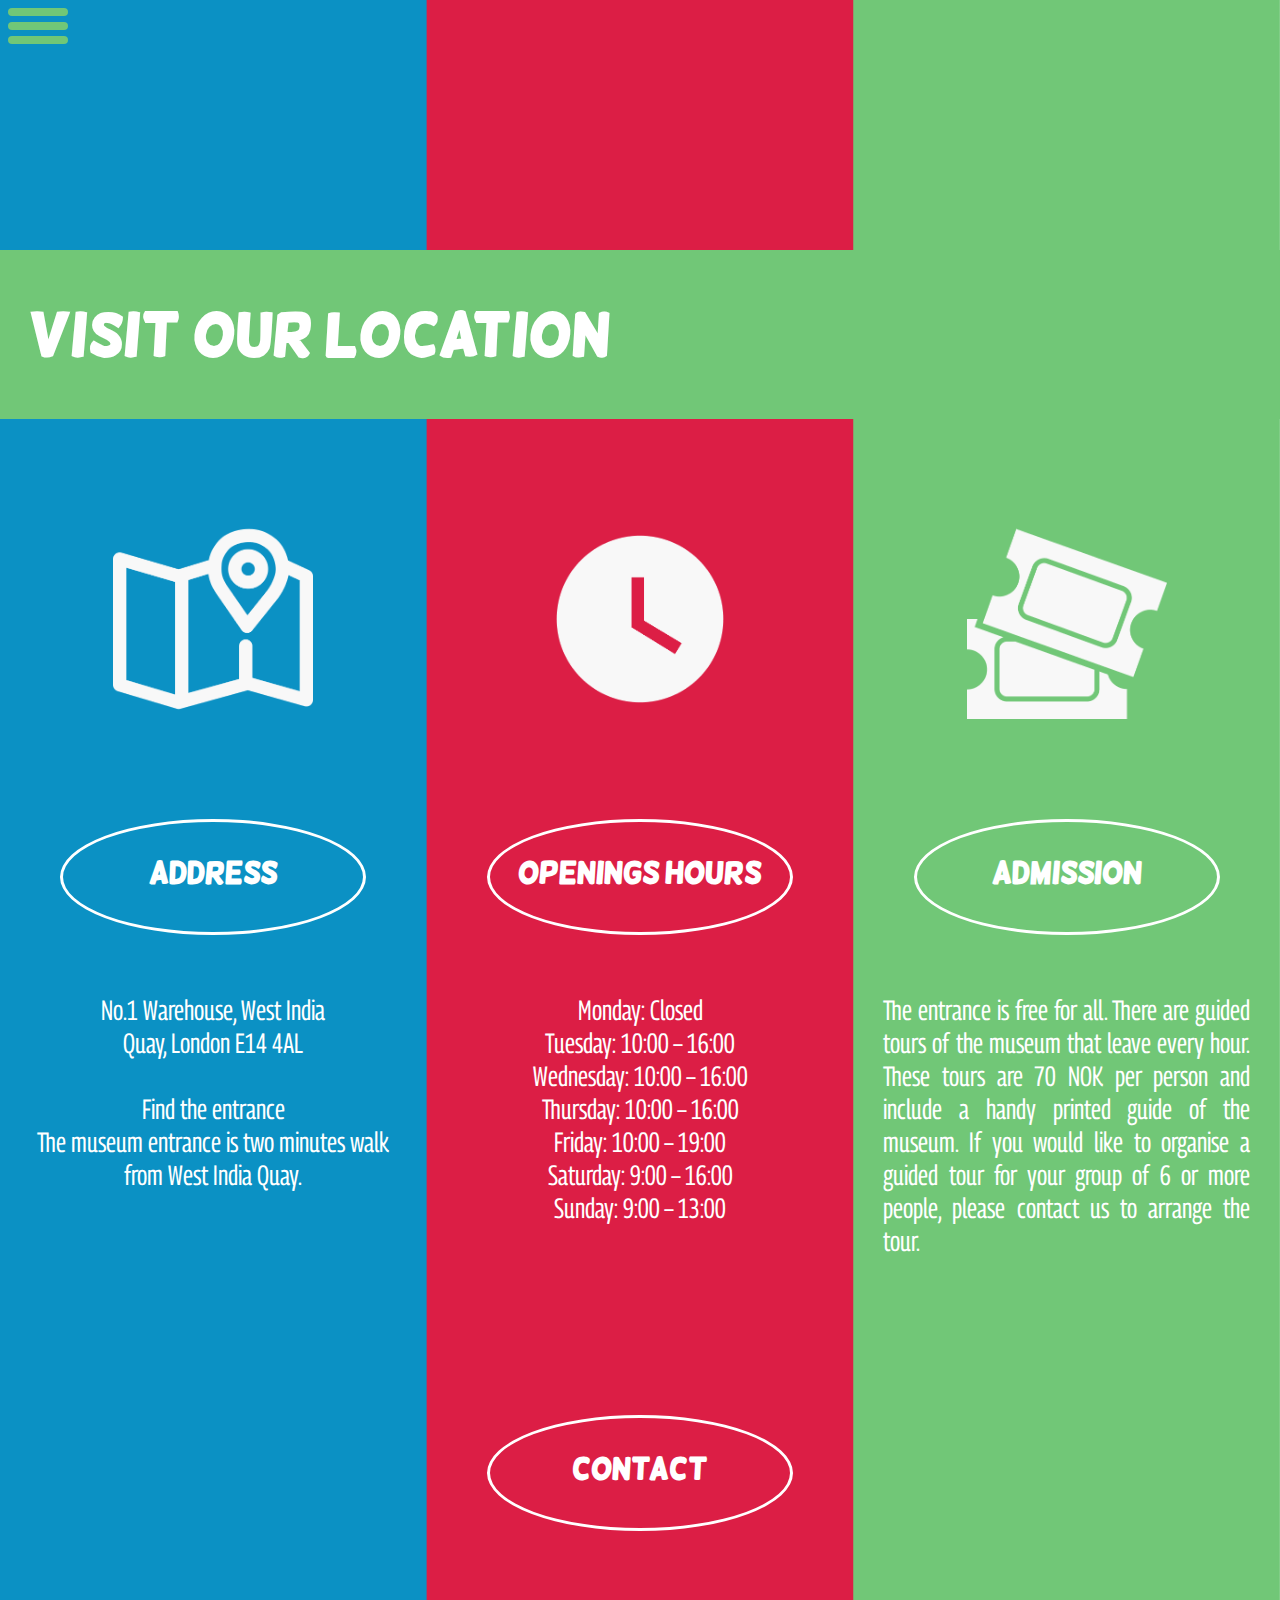
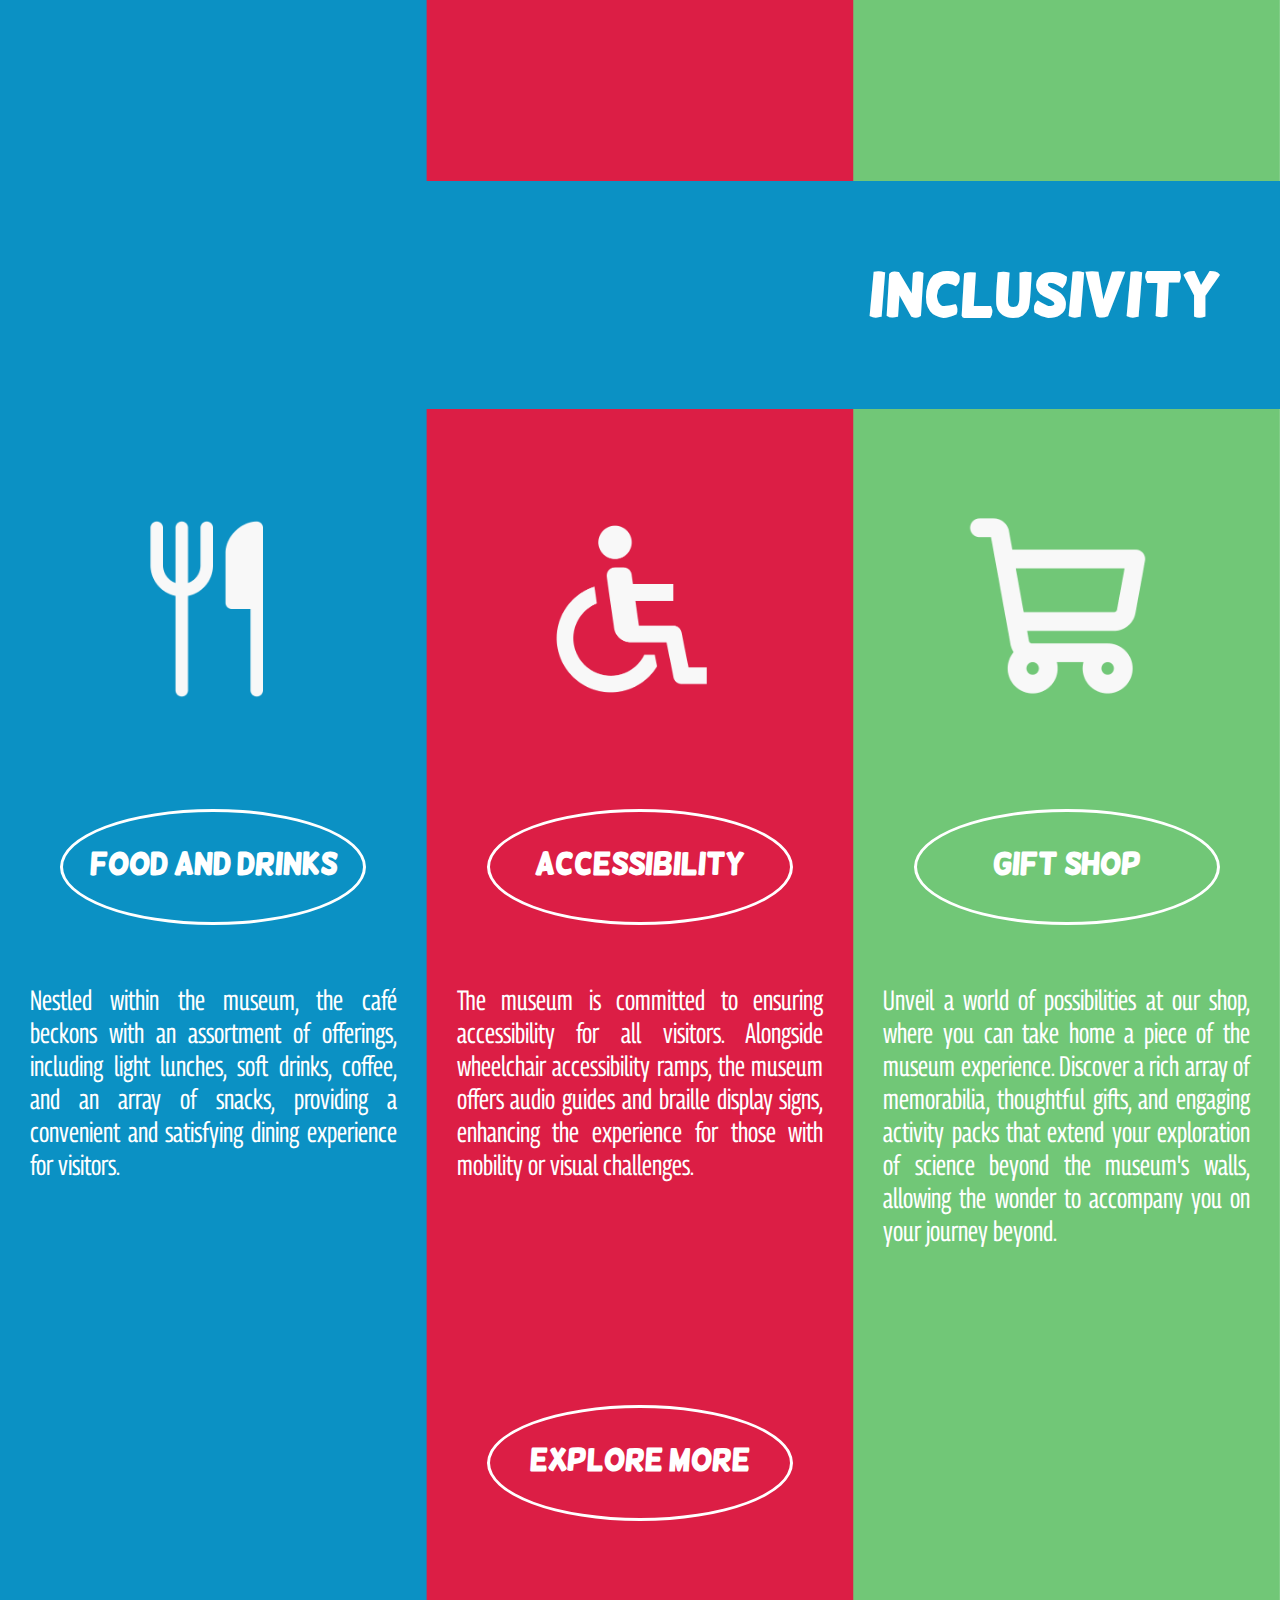
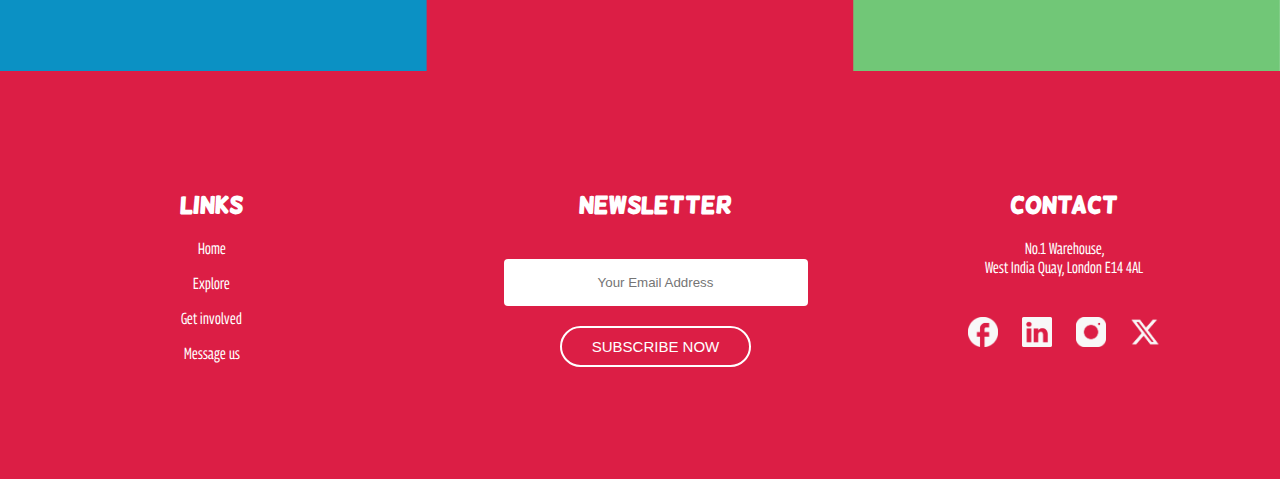
<file: visit.html>
<!DOCTYPE html>
<html lang="en">
  <head>
    <meta charset="UTF-8" />
    <meta http-equiv="X-UA-Compatible" content="IE=edge" />
    <meta name="viewport" content="width=device-width, initial-scale=1.0" />
    <title>CommSciMuseum</title>
    <meta
      name="description"
      content="The museum, with free admission, is open on specific days and times, offers accessibility features, has a café, and a shop with science-related items."
    />
    <link href="/CSS/styles.css" rel="stylesheet" />
    <link href="/CSS/menu.css" rel="stylesheet" />
    <link href="/CSS/footer.css" rel="stylesheet" />
  </head>
  <body>
    <header>
      <label class="hamburger-menu">
        <input type="checkbox" />
      </label>
      <aside class="sidebar">
        <nav class="menu">
          <ul>
            <li><a href="index.html" class="active">Home</a></li>
            <li><a href="visitus.html" class="active">Visit Us</a></li>
            <li><a href="exhibitions.html" class="active">Exhibitions</a></li>
            <li><a href="getinvolved.html" class="active">Support</a></li>
            <li><a href="contactus.html" class="active">Contact</a></li>
          </ul>
        </nav>
      </aside>
    </header>
  </div>
  <div class="rectangle">
    <h2>Visit our location</h2>
  </div>
  <div class="symbols-container">
    <img src="/images/map.png" alt="index-page" class="symbol-img" />
      <img src="/images/clock.png" alt="index-page" class="symbol-img" />
      <img src="/images/tickets.png" alt="index-page" class="symbol-img" />
    </div>
    <div class="ovals">
      <div class="oval1"> <h2>Address</h2> </div>
      <div class="oval1"> <h2>Openings hours</h2> </div>
      <div class="oval1"> <h2>Admission</h2> </div>
      </div>
      <div class="exhi-text">
        <div class="address">
          <p>No.1 Warehouse, West India <br>
            Quay, London E14 4AL
            <br><br>Find the entrance
            <br>The museum entrance is two minutes walk from West India Quay.</p>
        </div>
        <div class="hours">
          <p>Monday: Closed
            <br>Tuesday: 10:00 – 16:00
            <br>Wednesday: 10:00 – 16:00
            <br>Thursday: 10:00 – 16:00
            <br>Friday: 10:00 – 19:00
            <br>Saturday: 9:00 – 16:00
            <br>Sunday: 9:00 – 13:00</p>
        </div>
        <div class="eco-text">
          <p>The entrance is free for all.
            There are guided tours of the museum that leave every hour. These tours are 70 NOK per person and include a handy printed guide of the museum.
            If you would like to organise a guided tour for your group of 6 or more people, please contact us to arrange the tour.</p>
        </div>
      </div>
      <a href="contactus.html"> <div class="oval3"> <h2>Contact</h2> </div> </a>

      <div class="rectangle2">
        <h2 class="move-right">Inclusivity</h2>
      </div>
      <div class="symbols-container">
        <img src="/images/food.png" alt="index-page" class="symbol-img" />
          <img src="/images/handicap.png" alt="index-page" class="symbol-img" />
          <img src="/images/shop.png" alt="index-page" class="symbol-img" />
        </div>
        <div class="ovals">
          <div class="oval1"> <h2>Food and drinks</h2> </div>
          <div class="oval1"> <h2>Accessibility</h2> </div>
          <div class="oval1"> <h2>Gift shop</h2> </div>
          </div>
        <div class="exhi-text">
          <div class="rob-text">
            <p>Nestled within the museum, the café beckons with an assortment of offerings, including light lunches, soft drinks, coffee, and an array of snacks, providing a convenient and satisfying dining experience for visitors.</p>
          </div>
          <div class="cosmo-text">
            <p>The museum is committed to ensuring accessibility for all visitors. Alongside wheelchair accessibility ramps, the museum offers audio guides and braille display signs, enhancing the experience for those with mobility or visual challenges.</p>
          </div>
          <div class="eco-text">
            <p>Unveil a world of possibilities at our shop, where you can take home a piece of the museum experience. Discover a rich array of memorabilia, thoughtful gifts, and engaging activity packs that extend your exploration of science beyond the museum's walls, allowing the wonder to accompany you on your journey beyond.</p>
          </div>
        </div>
        <a href="index.html"> <div class="oval3"> <h2>Explore more</h2> </div> </a>

    <footer>
      <div class="footer2">
        <div class="col-1">
          <h2> LINKS</h2>
          <a href="index.html" class="active"> <p>Home</p></a>
          <a href="exhibitions.html" class="active"><p>Explore</p></a>
          <a href="getinvolved.html" class="active"><p>Get involved</p></a>
          <a href="contactus.html" class="active"><p>Message us</p></a>
        </div>
    <div class="col-2">
          <h2>NEWSLETTER</h2>
          <form> 
            <input type="email" placeholder="Your Email Address" required>
            <br>
            <button type="submit" >SUBSCRIBE NOW</button>
          </form>
        </div>
        <div class="col-3">
          <h2>CONTACT</h2>
         <p>No.1 Warehouse, <br>West India Quay, London E14 4AL</p> 
         <div class="footer-icons">
          <img src="/images/facebook.png" alt="Facebook" />
          <img src="/images/linkedin.png" alt="Linkedin" />
          <img src="/images/instagram.png" alt="Instagram" />
          <img src="/images/twitter.png" alt="Twitter" />
    </div>
  </footer>
  </body>
</html>
</file>
<file: CSS/styles.css>
@font-face {
  font-family: Helsinki;
  src: url(/Helsinki.ttf) format("truetype");
}
@font-face {
  font-family: Georama_Condensed-Regular;
  src: url(/Georama_Condensed-Regular.ttf) format("truetype");
}

h1,
h2,
a {
  color: white;
  font-family: Helsinki;
  text-decoration: none;
}

h3,
p {
  color: white;
  font-family: Georama_Condensed-Regular;
}

body,
body2 {
  margin: 0;
  padding: 0;
  display: flex;
  flex-direction: column;
  min-height: 100vh;
}

body {
  box-shadow: inset 33.33vw 0px 0px #0b91c4, inset 66.66vw 0px 0px #dc1e45,
    inset 99.99vw 0px 0px #71c777;
}

body2 {
  box-shadow: inset 33.33vw 0px 0px #ff2f67, inset 66.66vw 0px 0px #71c777,
    inset 99.99vw 0px 0px #0b91c4;
}

.heading {
  display: flex;
  font-size: 63px;
  flex-direction: column;
  text-align: center;
}

.oval1,
.oval2,
.oval3,
.oval4 {
  background-color: transparent;
  width: 300px;
  height: 100px;
  margin: 100px auto 0px;
  border-radius: 50%;
  color: white;
  font-size: 20px;
  border: 3px solid white;
  display: flex;
  justify-content: center;
  text-align: center;
  padding-top: 10px;
}

.ovals {
  display: flex;
  justify-content: center;
  margin-top: 0%;
  width: 100%;
}

.rectangle,
.rectangle2,
.rectangle3 {
  display: flex;
  font-size: 40px;
  margin-top: 250px;
}

.rectangle {
  background: #71c777;
  padding-left: 30px;
}

.rectangle2 {
  background: #0b91c4;
  padding: 30px;
}

.rectangle3 {
  background: #ff2f67;
}

.move-right {
  margin-left: auto;
  padding-right: 30px;
}

.move-left {
  margin-right: auto;
  padding-right: 30px;
}

.about-text {
  display: flex;
  font-size: 28px;
  padding: 30px;
  padding-top: 170px;
  text-align: justify;
}

.about-img,
.about-img2,
.robot-img,
.cosmo-img,
.eco-img {
  display: flex;
  width: 480px;
  height: 341px;
}

.about-container,
.exhi-container,
.exhi-text {
  display: flex;
  width: 100%;
  justify-content: space-between;
}
.hello-container {
  display: flex;
  position: relative;
  width: 100%;
  justify-content: center;
}

.rob-text,
.cosmo-text,
.eco-text,
.address,
.hours,
.cosmo-fun {
  flex: 1;
  font-size: 28px;
  padding: 30px;
  text-align: justify;
}
.hello-text {
  font-size: 28px;
  width: 400px;
  margin-top: 100px;
  text-align: justify;
}

.address,
.hours {
  text-align: center;
}

.symbols-container {
  display: flex;
  width: 100%;
  justify-content: space-around;
  padding-top: 100px;
}

.symbol-img {
  display: flex;
  width: 200px;
  height: 200px;
}

.cosmo-container {
  display: flex;
}
.wrapper {
  display: flex;
  position: relative;
  margin-top: 400px;
  top: 50%;
  left: 50%;
  transform: translate(-50%, -50%);
  max-width: 350px;
  width: 100%;
  padding: 25px;
  border-radius: 5px;
  justify-content: space-between;
}

.wrapper h2 {
  text-align: center;
  margin-bottom: 20px;
  text-transform: uppercase;
  letter-spacing: 3px;
  color: #332902;
}
.wrapper .input_field {
  margin-bottom: 10px;
}
.wrapper .input_field input[type="text"],
.wrapper textarea {
  padding: 10px;
}
.wrapper textarea {
  resize: none;
  height: 80px;
  width: 100%;
}
.wrapper .btn input[type="submit"] {
  border: 0px;
  margin-top: 15px;
  padding: 10px;
  text-align: center;
  width: 100%;
  background: #71c777;
  color: white;
  text-transform: uppercase;
  letter-spacing: 5px;
  font-weight: bold;
  border-radius: 25px;
  cursor: pointer;
}
#error_message {
  margin-bottom: 20px;
  background: #fe8b8e;
  padding: 0px;
  text-align: center;
  font-size: 14px;
  transition: all 0.5s ease;
}
</file>
<file: CSS/menu.css>
:root {
  --bar-width: 60px;
  --bar-height: 8px;
  --hamburger-gap: 6px;
  --foreground: #71c777;
  --background: #0b91c4;
  --hamburger-margin: 8px;
  --animation-timing: 200ms ease-in-out;
  --hamburger-height: calc(var(--bar-height) * 3 + var(--hamburger-gap) * 2);
}

/* Common styles for ::before and ::after pseudo-elements and input */
.hamburger-menu::before,
.hamburger-menu::after,
.hamburger-menu input {
  content: "";
  width: var(--bar-width);
  height: var(--bar-height);
  background-color: var(--foreground);
  border-radius: 9999px;
  transform-origin: left center;
  transition: opacity var(--animation-timing), width var(--animation-timing),
    rotate var(--animation-timing), translate var(--animation-timing),
    background-color var(--animation-timing);
}

/* Hamburger Menu */
.hamburger-menu {
  --x-width: calc(var(--hamburger-height) * 1.41421356237);

  display: flex;
  flex-direction: column;
  gap: var(--hamburger-gap);
  width: max-content;
  position: absolute;
  top: var(--hamburger-margin);
  left: var(--hamburger-margin);
  z-index: 2;
  cursor: pointer;
}

.hamburger-menu:has(input:checked) {
  --foreground: #0b91c4;
  --background: #71c777;
}

.hamburger-menu:has(input:focus-visible)::before,
.hamburger-menu:has(input:focus-visible)::after,
.hamburger-menu input:focus-visible {
  border: 1px solid var(--background);
  box-shadow: 0 0 0 1px var(--foreground);
}

.hamburger-menu input {
  appearance: none;
  padding: 0;
  margin: 0;
  outline: none;
  pointer-events: none;
}

.hamburger-menu:has(input:checked)::before {
  rotate: 45deg;
  width: var(--x-width);
  translate: 0 calc(var(--bar-height) / -2);
}

.hamburger-menu:has(input:checked)::after {
  rotate: -45deg;
  width: var(--x-width);
  translate: 0 calc(var(--bar-height) / 2);
}

.hamburger-menu input:checked {
  opacity: 0;
  width: 0;
}

/* Sidebar */
.sidebar {
  transition: translate var(--animation-timing);
  translate: -100%;
  position: absolute;
  padding: 0.5rem 1rem;
  padding-top: calc(var(--hamburger-height) + var(--hamburger-margin) + 1rem);
  background-color: var(--foreground);
  color: var(--background);
  max-width: 15rem;
  min-height: 92vh;
}

.hamburger-menu:has(input:checked) + .sidebar {
  translate: 0;
}

/* Menu Styles */
.menu ul {
  font-size: 40px;
  list-style: none;
  margin: 0;
  padding: 0;
}

.menu ul li a {
  color: white;
  text-decoration: none;
  display: block;
  padding: 25px 10px;
}
</file>
<file: CSS/footer.css>
/* Common styles for both .footer and .footer2 */
.footer,
.footer2 {
  display: flex;
  margin-top: 150px;
  padding: 100px;
  color: white;
  bottom: 0;
}

/* Styles specific to .footer */
.footer {
  background: #71c777;
}

/* Styles specific to .footer2 */
.footer2 {
  background: #dc1e45;
}

/* Common styles for .footer and .footer2 div elements */
.footer div,
.footer2 div {
  text-align: center;
}

/* Shared column styles */
.col-1,
.col-2,
.col-3 {
  color: white;
  display: block;
  text-decoration: none;
}

.col-1 {
  padding-left: 70px;
  margin-left: 10px;
}

.col-2 {
  flex-grow: 2;
  padding-left: 110px;
}

.col-3 {
  padding-right: 10px;
}

/* Shared form input styles */
form input {
  width: 300px;
  height: 45px;
  border-radius: 4px;
  text-align: center;
  margin: 20px;
  outline: none;
  border: none;
}

/* Shared form button styles */
form button {
  background: transparent;
  border: 2px solid #ffff;
  color: white;
  border-radius: 30px;
  padding: 10px 30px;
  font-size: 15px;
  cursor: pointer;
}

/* Shared footer icon styles */
.footer-icons img {
  width: 30px;
  height: 30px;
  margin: 10px;
  cursor: pointer;
}

/* Margin for .footer-icons */
.footer-icons {
  margin-top: 30px;
}
</file>
